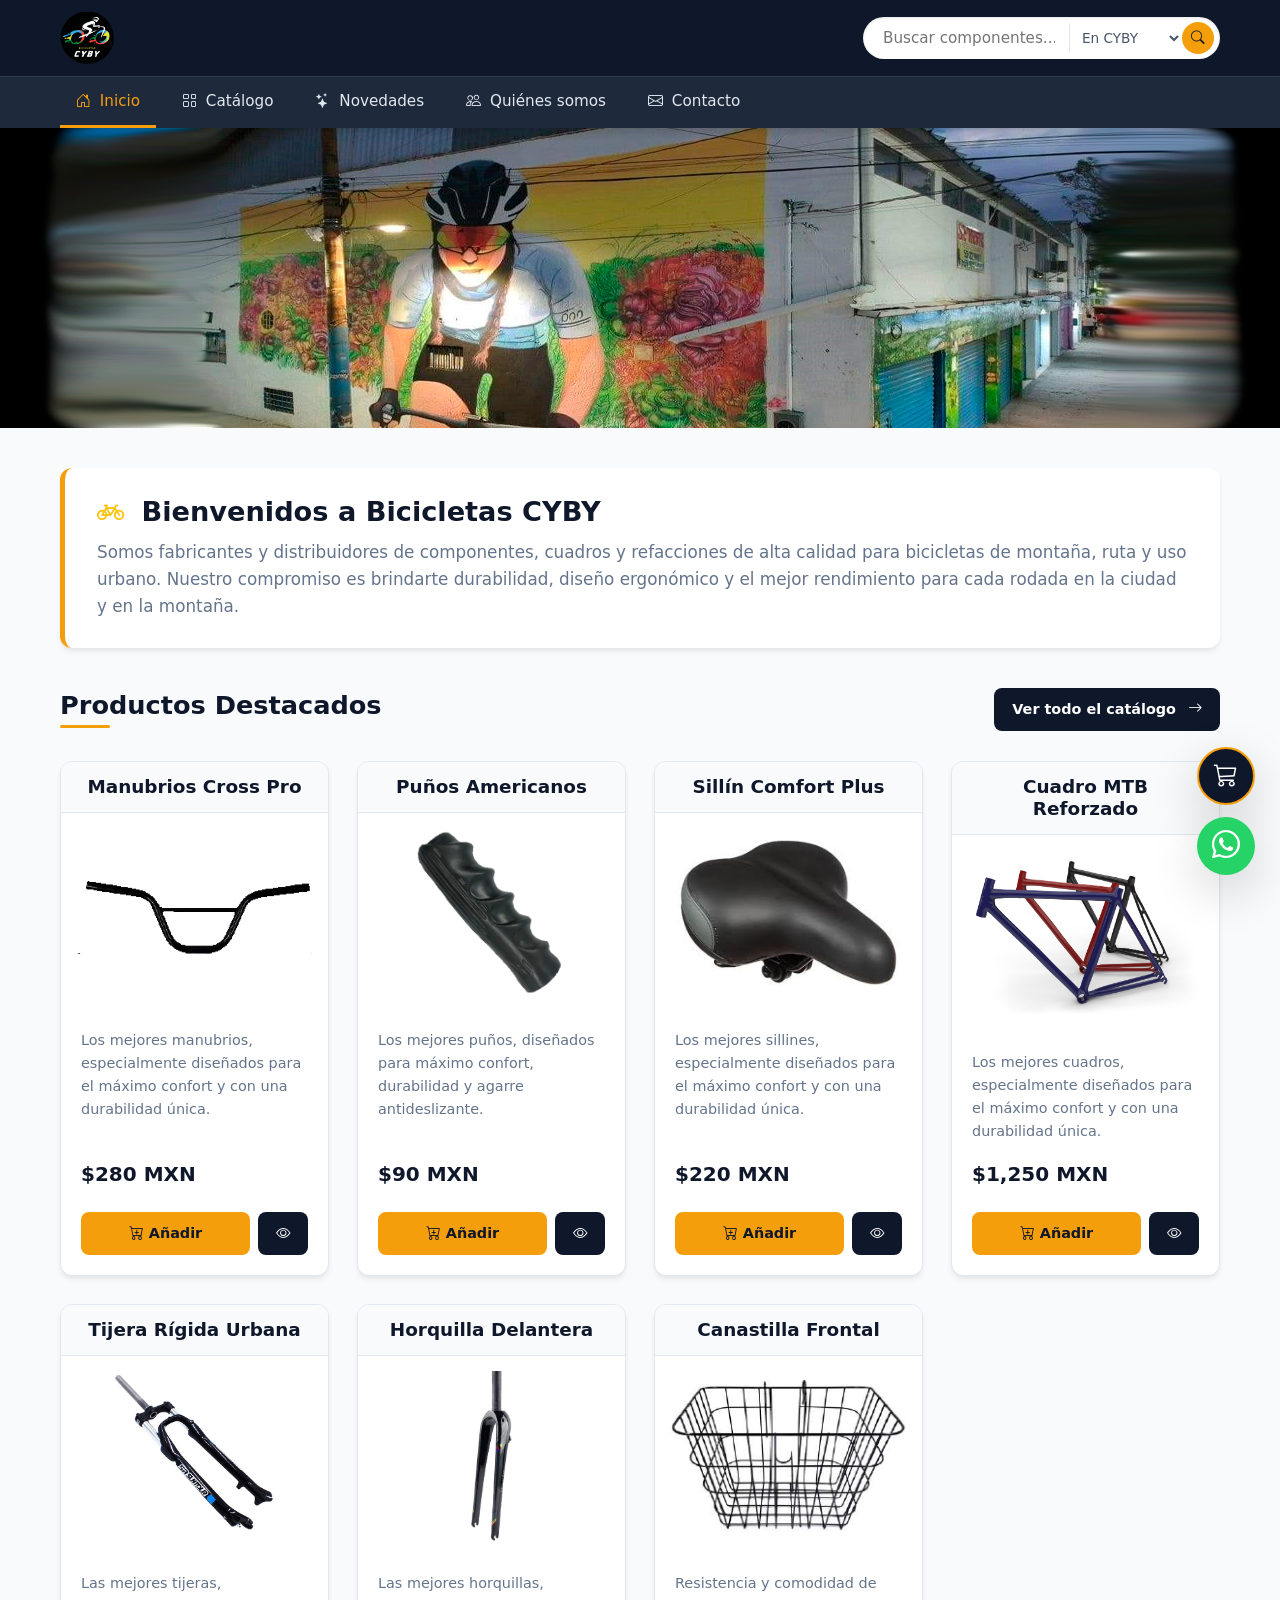
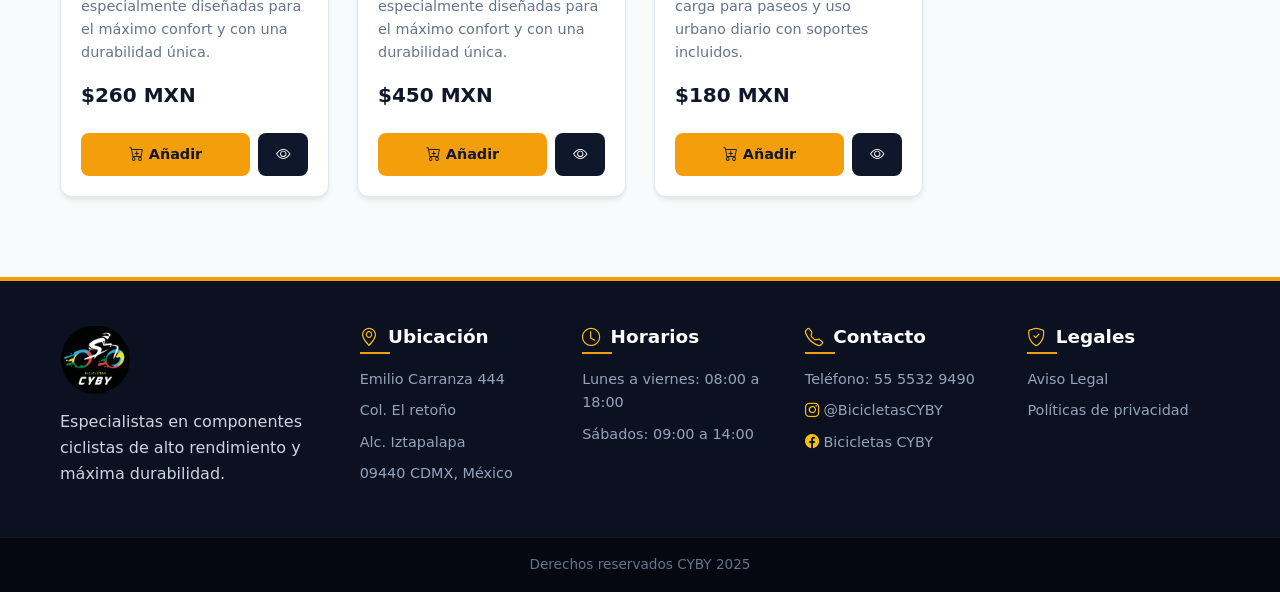
<file: index.html>
<!DOCTYPE html>
<html lang="es">

	<!-- ======================================= -->
	<!-- Sección head -->
	<!-- ======================================= -->
	<head>
		<meta charset="UTF-8">
		<meta name="viewport" content="width=device-width, initial-scale=1.0">
		<title>Bicicletas CYBY | Inicio</title>
		
		<!-- Bootstrap 5 & Icons -->
		<link href="https://cdn.jsdelivr.net/npm/bootstrap@5.3.3/dist/css/bootstrap.min.css" rel="stylesheet">
		<link rel="stylesheet" href="https://cdn.jsdelivr.net/npm/bootstrap-icons@1.11.3/font/bootstrap-icons.min.css">
		
		<!-- Estilos personalizados -->
		<link rel="stylesheet" href="css/styles.css" />
	</head>	
	<!-- ======================================= -->
	<!-- Fin Sección head -->
	<!-- ======================================= -->

	<!-- ======================================= -->
	<!-- Sección del body -->
	<!-- ======================================= -->
	<body>
	
		<!-- ======================================= -->
		<!-- Sección del header o encabezado -->
		<!-- ======================================= -->
		<header>
			<div class="superior">
				<div class="logo">
					<a href="index.html">
						<img src="imgs/logo_cyby01.png" alt="Logo CYBY">
					</a>
				</div>

				<div class="buscador">
					<form id="formBuscador">
						<input 
							type="text" 
							id="inputBuscador" 
							placeholder="Buscar componentes..."
							aria-label="Buscar"
						>

						<select id="tipoBusqueda">
							<option value="sitio">En CYBY</option>
							<option value="internet">En Internet</option>
						</select>

						<button type="submit" title="Buscar"><i class="bi bi-search"></i></button>
					</form>
				</div>
			</div>
			
			<div class="inferior">
				<nav class="navegacion">
					<ul class="menu">
						<li><a href="index.html" class="activo"><i class="bi bi-house-door me-1"></i> Inicio</a></li> 
						<li><a href="catalogo.html"><i class="bi bi-grid me-1"></i> Catálogo</a></li>
						<li><a href="novedades.html"><i class="bi bi-stars me-1"></i> Novedades</a></li>
						<li><a href="nosotros.html"><i class="bi bi-people me-1"></i> Quiénes somos</a></li>
						<li><a href="contacto.html"><i class="bi bi-envelope me-1"></i> Contacto</a></li>
					</ul>
				</nav>
			</div>
		</header>
		<!-- ======================================= -->
		<!-- Fin Sección del header o encabezado -->
		<!-- ======================================= -->
		
		<!-- ======================================= -->
		<!-- Sección hero -->
		<!-- ======================================= -->
		<section class="hero">
			<img src="imgs/portada01.png" alt="Portada Bicicletas CYBY">
		</section>
		<!-- ======================================= -->
		<!-- Fin Sección hero -->
		<!-- ======================================= -->		
		
		<!-- ======================================= -->
		<!--  Sección del main o principal -->
		<!-- ======================================= -->
		<main class="contenedor">
			<!-- ======================================= -->
			<!-- Intro -->
			<!-- ======================================= -->
			<section class="intro" id="quienes-somos">
				<h2><i class="bi bi-bicycle text-warning me-2"></i> Bienvenidos a Bicicletas CYBY</h2>
				<p>Somos fabricantes y distribuidores de componentes, cuadros y refacciones de alta calidad para bicicletas de montaña, ruta y uso urbano. Nuestro compromiso es brindarte durabilidad, diseño ergonómico y el mejor rendimiento para cada rodada en la ciudad y en la montaña.</p>
			</section>
			
			<div class="seccion-encabezado">
				<h2>Productos Destacados</h2>
				<a href="catalogo.html" class="btn-volver">Ver todo el catálogo <i class="bi bi-arrow-right ms-1"></i></a>
			</div>

			<!-- ======================================= -->
			<!-- Catálogo Destacados -->
			<!-- ======================================= -->
			<section class="catalogo">
				<!-- Tarjeta 1: Manubrios -->	
				<div class="t-01">
					<div class="titulo-tarjeta">
						<h2>Manubrios Cross Pro</h2>
					</div>
					<div class="img-t-01">
						<img src="imgs/manubrio_cross01.png" alt="Manubrio Cross Pro">
					</div>
					<div class="texto-t-01">
						<p>Los mejores manubrios, especialmente diseñados para el máximo confort y con una durabilidad única.</p>
						<span class="precio-tarjeta">$280 MXN</span>
						<div class="acciones-tarjeta">
							<button class="btn-agregar-carrito" onclick="carritoCYBY.agregarProducto(10)">
								<i class="bi bi-cart-plus"></i> Añadir
							</button>
							<a href="producto.html?id=10" class="btn-detalle" title="Ver Detalle"><i class="bi bi-eye"></i></a>
						</div>
					</div>
				</div> 
				
				<!-- Tarjeta 2: Puños -->
				<div class="t-01">
					<div class="titulo-tarjeta">
						<h2>Puños Americanos</h2>
					</div>
					<div class="img-t-01">
						<img src="imgs/punio_americano01.png" alt="Puño Americano">
					</div>
					<div class="texto-t-01">
						<p>Los mejores puños, diseñados para máximo confort, durabilidad y agarre antideslizante.</p>
						<span class="precio-tarjeta">$90 MXN</span>
						<div class="acciones-tarjeta">
							<button class="btn-agregar-carrito" onclick="carritoCYBY.agregarProducto(20)">
								<i class="bi bi-cart-plus"></i> Añadir
							</button>
							<a href="producto.html?id=20" class="btn-detalle" title="Ver Detalle"><i class="bi bi-eye"></i></a>
						</div>
					</div>
				</div>

				<!-- Tarjeta 3: Sillines -->
				<div class="t-01">
					<div class="titulo-tarjeta">
						<h2>Sillín Comfort Plus</h2>
					</div>
					<div class="img-t-01">
						<img src="imgs/sillin.png" alt="Sillín Comfort Plus">
					</div>
					<div class="texto-t-01">
						<p>Los mejores sillines, especialmente diseñados para el máximo confort y con una durabilidad única.</p>
						<span class="precio-tarjeta">$220 MXN</span>
						<div class="acciones-tarjeta">
							<button class="btn-agregar-carrito" onclick="carritoCYBY.agregarProducto(30)">
								<i class="bi bi-cart-plus"></i> Añadir
							</button>
							<a href="producto.html?id=30" class="btn-detalle" title="Ver Detalle"><i class="bi bi-eye"></i></a>
						</div>
					</div>
				</div> 
				
				<!-- Tarjeta 4: Cuadros -->
				<div class="t-01">
					<div class="titulo-tarjeta">
						<h2>Cuadro MTB Reforzado</h2>
					</div>
					<div class="img-t-01">
						<img src="imgs/cuadros.png" alt="Cuadro MTB">
					</div>
					<div class="texto-t-01">
						<p>Los mejores cuadros, especialmente diseñados para el máximo confort y con una durabilidad única.</p>
						<span class="precio-tarjeta">$1,250 MXN</span>
						<div class="acciones-tarjeta">
							<button class="btn-agregar-carrito" onclick="carritoCYBY.agregarProducto(40)">
								<i class="bi bi-cart-plus"></i> Añadir
							</button>
							<a href="producto.html?id=40" class="btn-detalle" title="Ver Detalle"><i class="bi bi-eye"></i></a>
						</div>
					</div>
				</div> 
				
				<!-- Tarjeta 5: Tijeras -->
				<div class="t-01">
					<div class="titulo-tarjeta">
						<h2>Tijera Rígida Urbana</h2>
					</div>
					<div class="img-t-01">
						<img src="imgs/tijera.png" alt="Tijera Rígida Urbana">
					</div>	
					<div class="texto-t-01">
						<p>Las mejores tijeras, especialmente diseñadas para el máximo confort y con una durabilidad única.</p>
						<span class="precio-tarjeta">$260 MXN</span>
						<div class="acciones-tarjeta">
							<button class="btn-agregar-carrito" onclick="carritoCYBY.agregarProducto(70)">
								<i class="bi bi-cart-plus"></i> Añadir
							</button>
							<a href="producto.html?id=70" class="btn-detalle" title="Ver Detalle"><i class="bi bi-eye"></i></a>
						</div>
					</div>
				</div> 
				
				<!-- Tarjeta 6: Horquillas -->
				<div class="t-01">
					<div class="titulo-tarjeta">
						<h2>Horquilla Delantera</h2>
					</div>
					<div class="img-t-01">
						<img src="imgs/horquilla.png" alt="Horquilla Delantera">
					</div>	
					<div class="texto-t-01">
						<p>Las mejores horquillas, especialmente diseñadas para el máximo confort y con una durabilidad única.</p>
						<span class="precio-tarjeta">$450 MXN</span>
						<div class="acciones-tarjeta">
							<button class="btn-agregar-carrito" onclick="carritoCYBY.agregarProducto(50)">
								<i class="bi bi-cart-plus"></i> Añadir
							</button>
							<a href="producto.html?id=50" class="btn-detalle" title="Ver Detalle"><i class="bi bi-eye"></i></a>
						</div>
					</div>
				</div> 

				<!-- Tarjeta 7: Canastillas -->
				<div class="t-01">
					<div class="titulo-tarjeta">
						<h2>Canastilla Frontal</h2>
					</div>
					<div class="img-t-01">
						<img src="imgs/canastilla.png" alt="Canastilla Frontal">
					</div>	
					<div class="texto-t-01">
						<p>Resistencia y comodidad de carga para paseos y uso urbano diario con soportes incluidos.</p>
						<span class="precio-tarjeta">$180 MXN</span>
						<div class="acciones-tarjeta">
							<button class="btn-agregar-carrito" onclick="carritoCYBY.agregarProducto(60)">
								<i class="bi bi-cart-plus"></i> Añadir
							</button>
							<a href="producto.html?id=60" class="btn-detalle" title="Ver Detalle"><i class="bi bi-eye"></i></a>
						</div>
					</div>
				</div>
			</section>
		</main>
		<!-- ======================================= -->
		<!-- Fin Sección del main o principal -->
		<!-- ======================================= -->		
		
		<!-- ======================================= -->
		<!-- Sección del footer o pie -->
		<!-- ======================================= -->
		<footer>
			<div class="superior-footer">
				<div class="primera-columna">
					<div class="logo">
						<img src="imgs/logo_cyby01.png" alt="Logo CYBY">
					</div>
					<p>Especialistas en componentes ciclistas de alto rendimiento y máxima durabilidad.</p>
				</div>
				<div class="columna">
					<h2><i class="bi bi-geo-alt text-warning me-1"></i> Ubicación</h2>
					<ul>
						<li>Emilio Carranza 444</li>
						<li>Col. El retoño</li>
						<li>Alc. Iztapalapa</li>
						<li>09440 CDMX, México</li>
					</ul>
				</div>
				<div class="columna">
					<h2><i class="bi bi-clock text-warning me-1"></i> Horarios</h2>
					<p>Lunes a viernes: 08:00 a 18:00</p>
					<p>Sábados: 09:00 a 14:00</p>
				</div>
				<div class="columna">
					<h2><i class="bi bi-telephone text-warning me-1"></i> Contacto</h2>
					<p>Teléfono: 55 5532 9490</p>
					<p><i class="bi bi-instagram text-warning"></i> @BicicletasCYBY</p>
					<p><i class="bi bi-facebook text-warning"></i> Bicicletas CYBY</p>
				</div>
				<div class="columna">
					<h2><i class="bi bi-shield-check text-warning me-1"></i> Legales</h2>
					<p>
						<a href="#" id="abrirAviso">Aviso Legal</a>
					</p>
					<p>
						<a href="#" id="abrirPrivacidad">Políticas de privacidad</a>
					</p>
				</div>
			</div>
			<div class="inferior-footer">
				Derechos reservados CYBY 2025
			</div>
		</footer>
		<!-- ======================================= -->
		<!-- Fin Sección del footer o pie -->
		<!-- ======================================= -->		
		
		<!-- ======================================= -->
		<!-- VENTANAS MODALES -->
		<!-- ======================================= -->
		
		<!-- Modal Aviso Legal -->
		<div id="modalAviso" class="modal">
			<div class="modal-contenido">
				<span class="cerrar-modal" id="cerrarAviso">&times;</span>
				<h2>Aviso Legal</h2>
				<p>
					Este sitio web es propiedad de <strong>Bicicletas CYBY</strong>.
					Toda la información, imágenes y contenidos mostrados son de uso
					exclusivo de la empresa.
				</p>
				<p>
					Queda prohibida la reproducción total o parcial del contenido
					sin autorización previa por escrito.
				</p>
				<p>
					El uso de este sitio implica la aceptación de nuestros términos
					y condiciones.
				</p>
			</div>
		</div>

		<!-- Modal Políticas de Privacidad -->
		<div id="modalPrivacidad" class="modal">
			<div class="modal-contenido">
				<span class="cerrar-modal" id="cerrarPrivacidad">&times;</span>
				<h2>Políticas de Privacidad</h2>
				<p>
					En <strong>Bicicletas CYBY</strong> respetamos y protegemos
					la privacidad de nuestros usuarios.
				</p>
				<p>
					Los datos personales recabados a través de este sitio web
					serán utilizados únicamente para fines de contacto,
					atención a clientes y cotizaciones.
				</p>
				<p>
					En ningún caso la información será compartida con terceros
					sin el consentimiento expreso del usuario.
				</p>
				<p>
					El usuario puede solicitar la modificación o eliminación
					de sus datos en cualquier momento.
				</p>
			</div>
		</div>

		<!-- ======================================= -->
		<!-- SCRIPTS -->
		<!-- ======================================= -->
		<script src="https://cdn.jsdelivr.net/npm/bootstrap@5.3.3/dist/js/bootstrap.bundle.min.js"></script>
		<script src="js/productos.js"></script>
		<script src="js/modales.js"></script>
		<script src="js/buscador.js"></script>
		<script src="js/carrito.js"></script>
	</body>
</html>
</file>
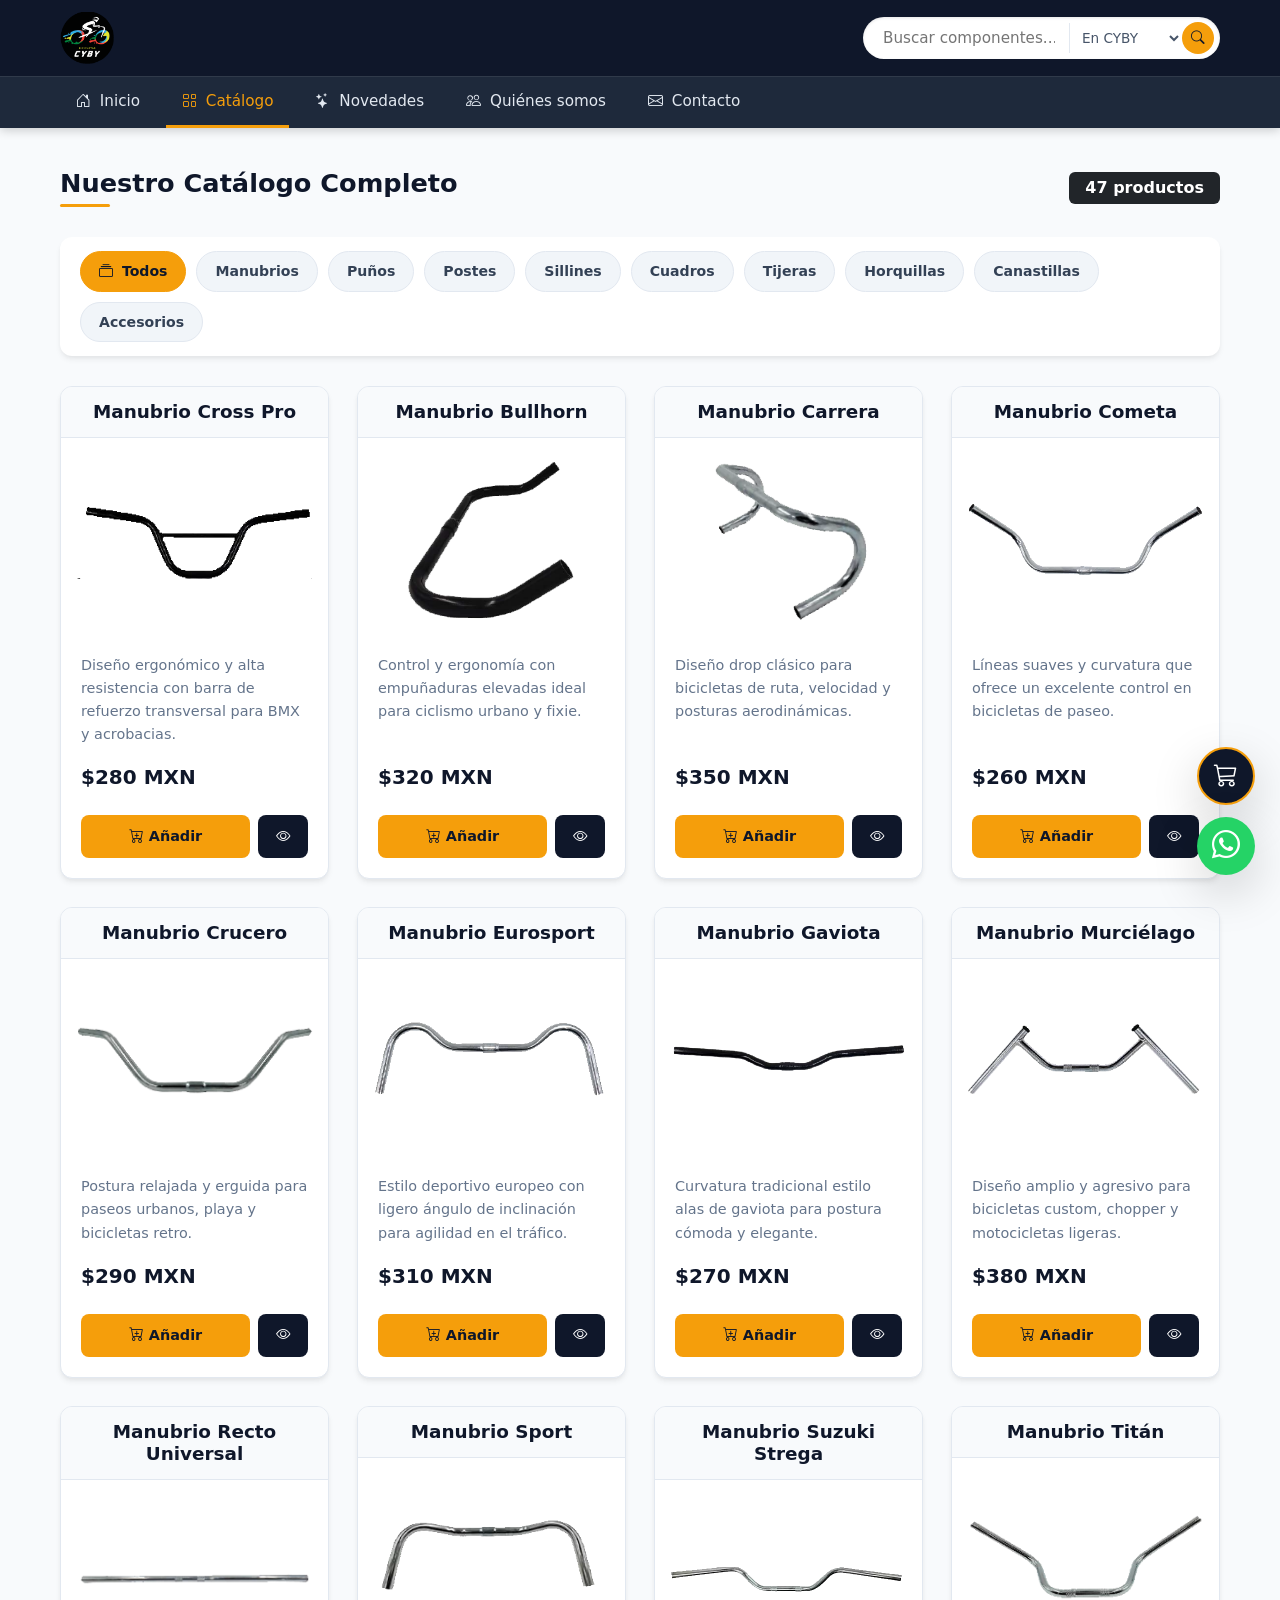
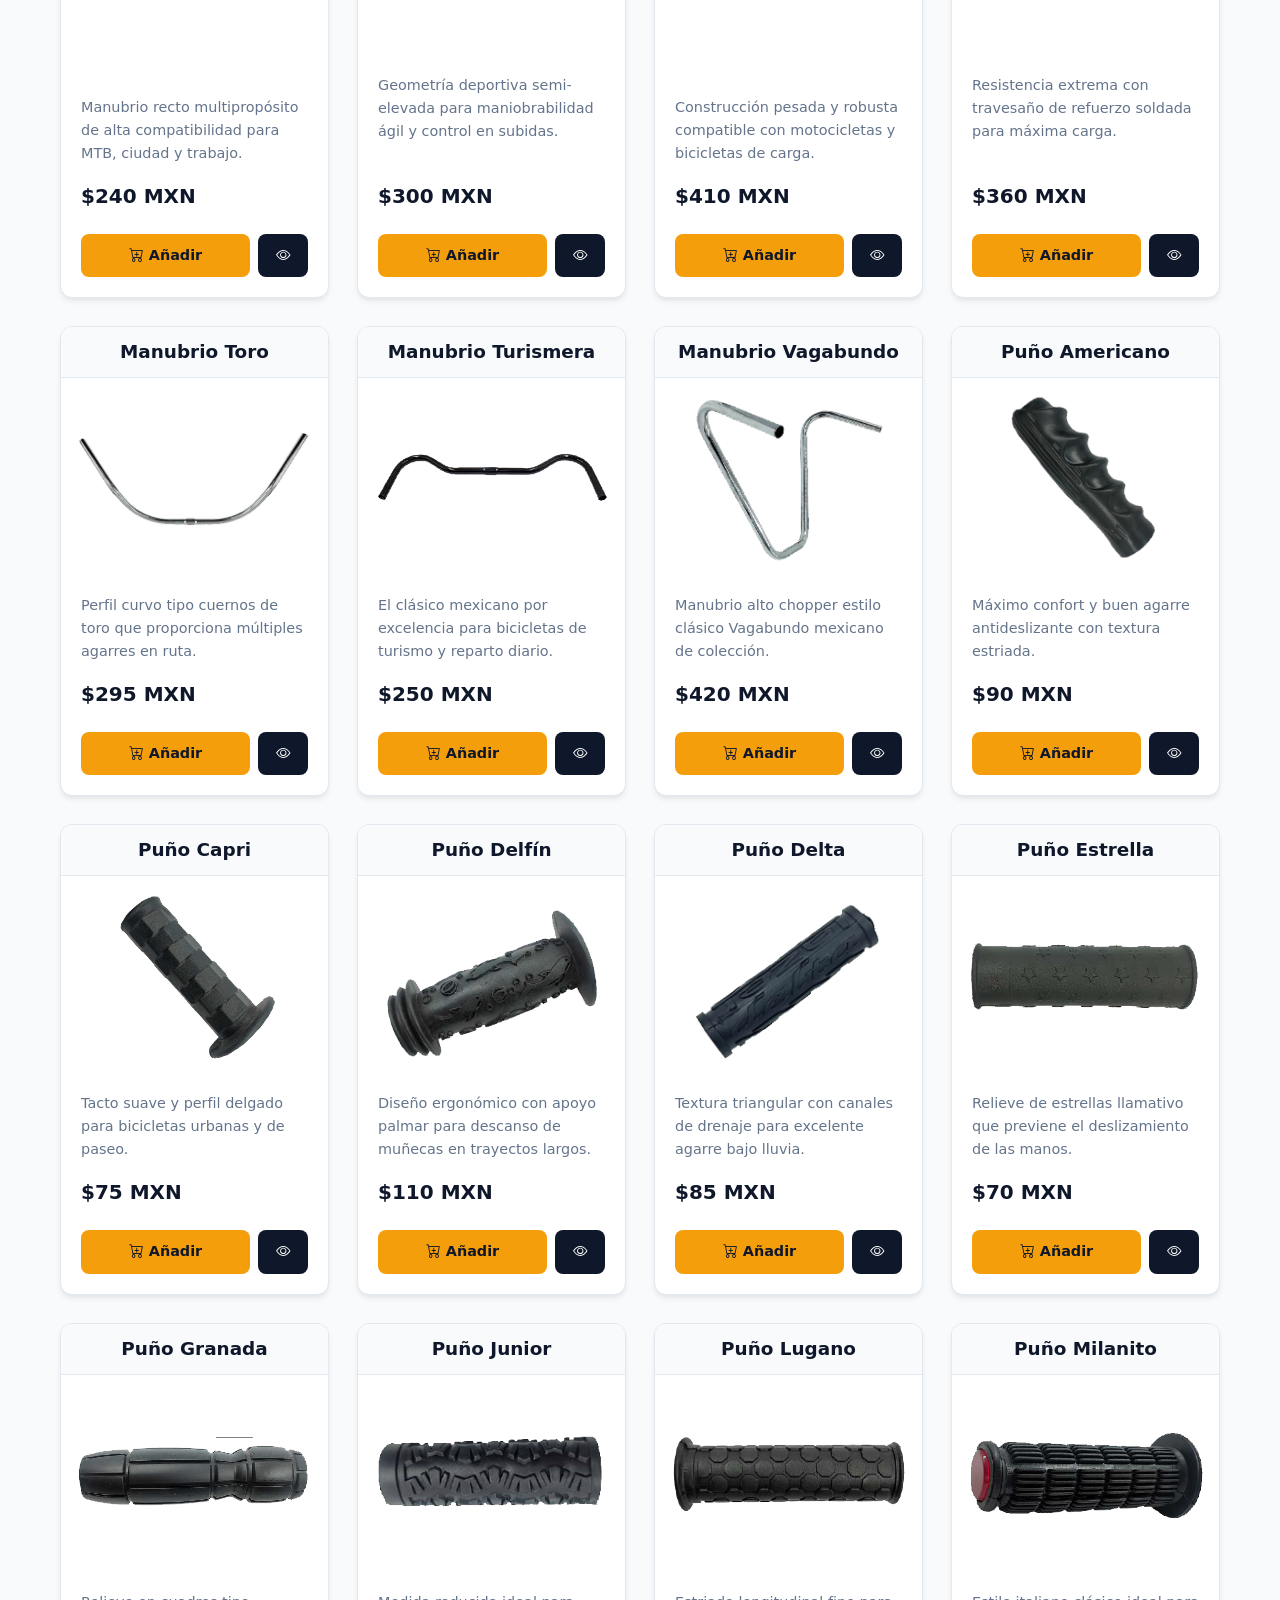
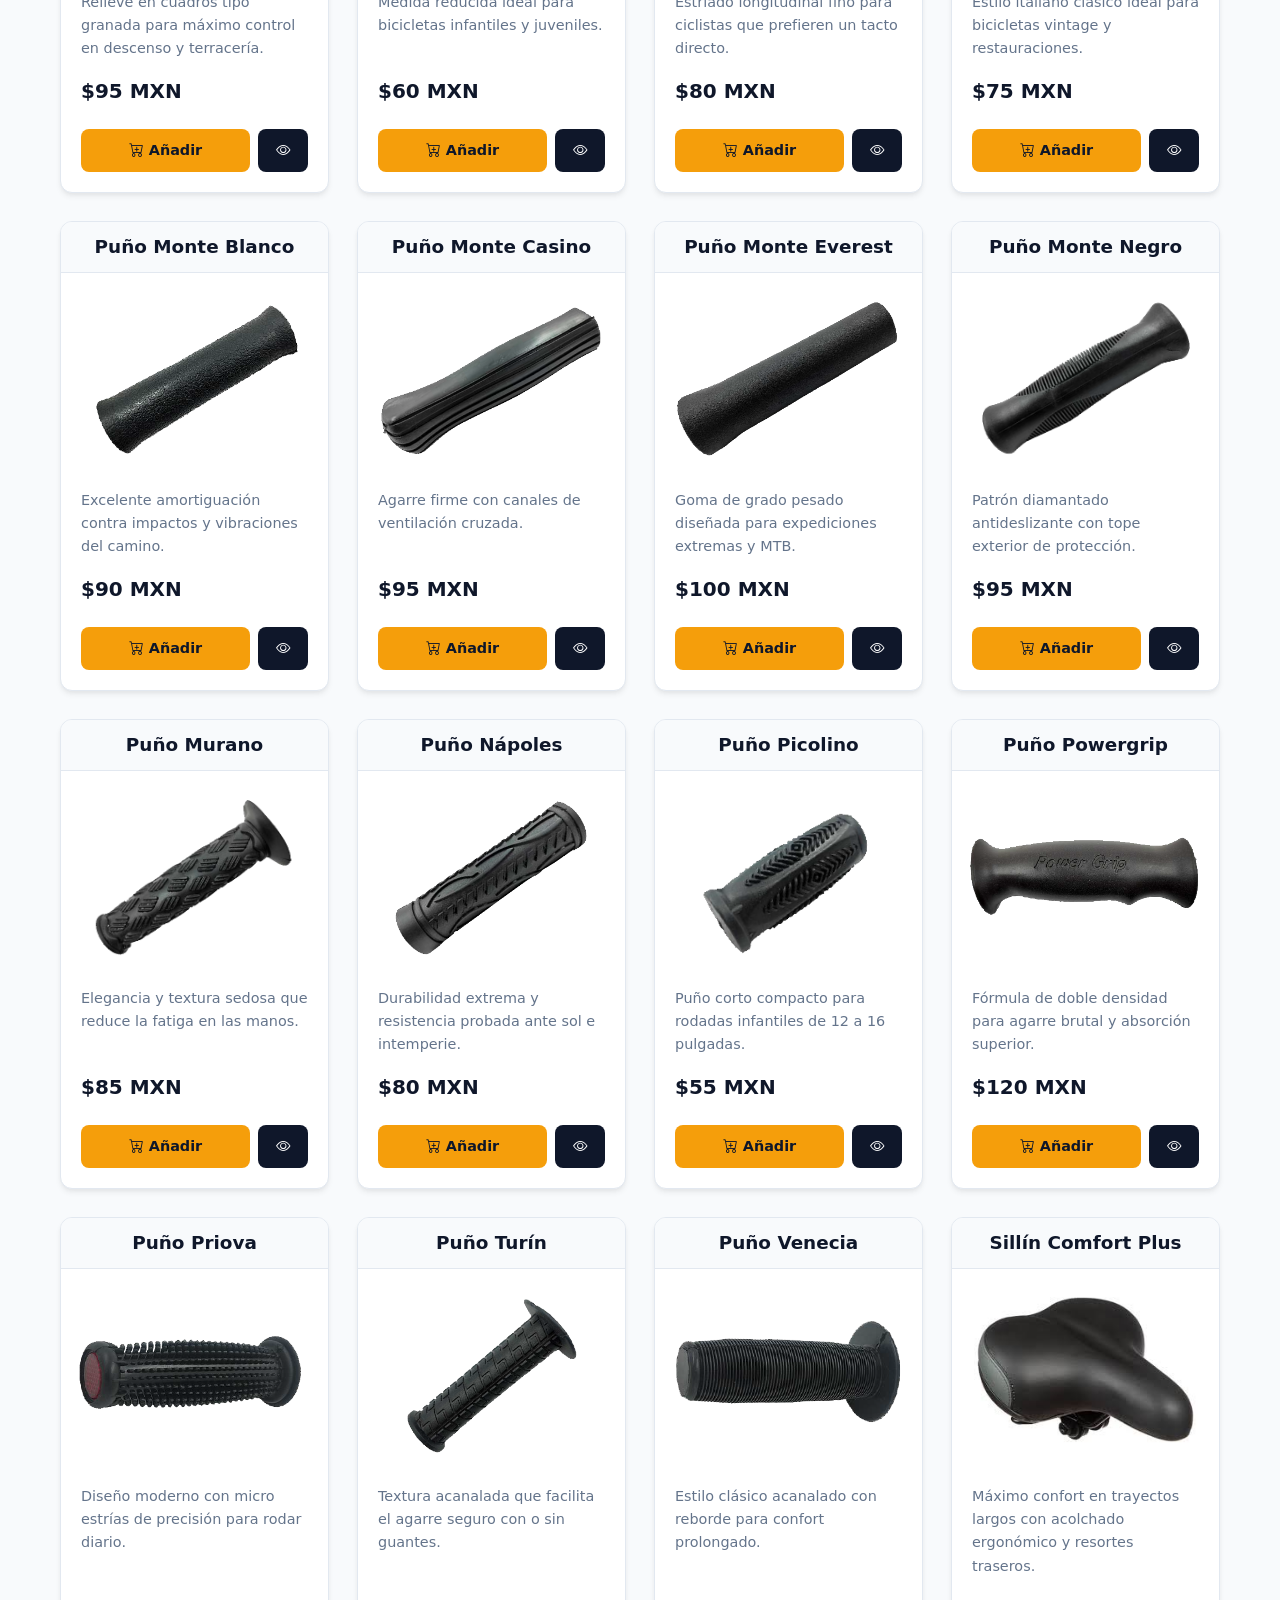
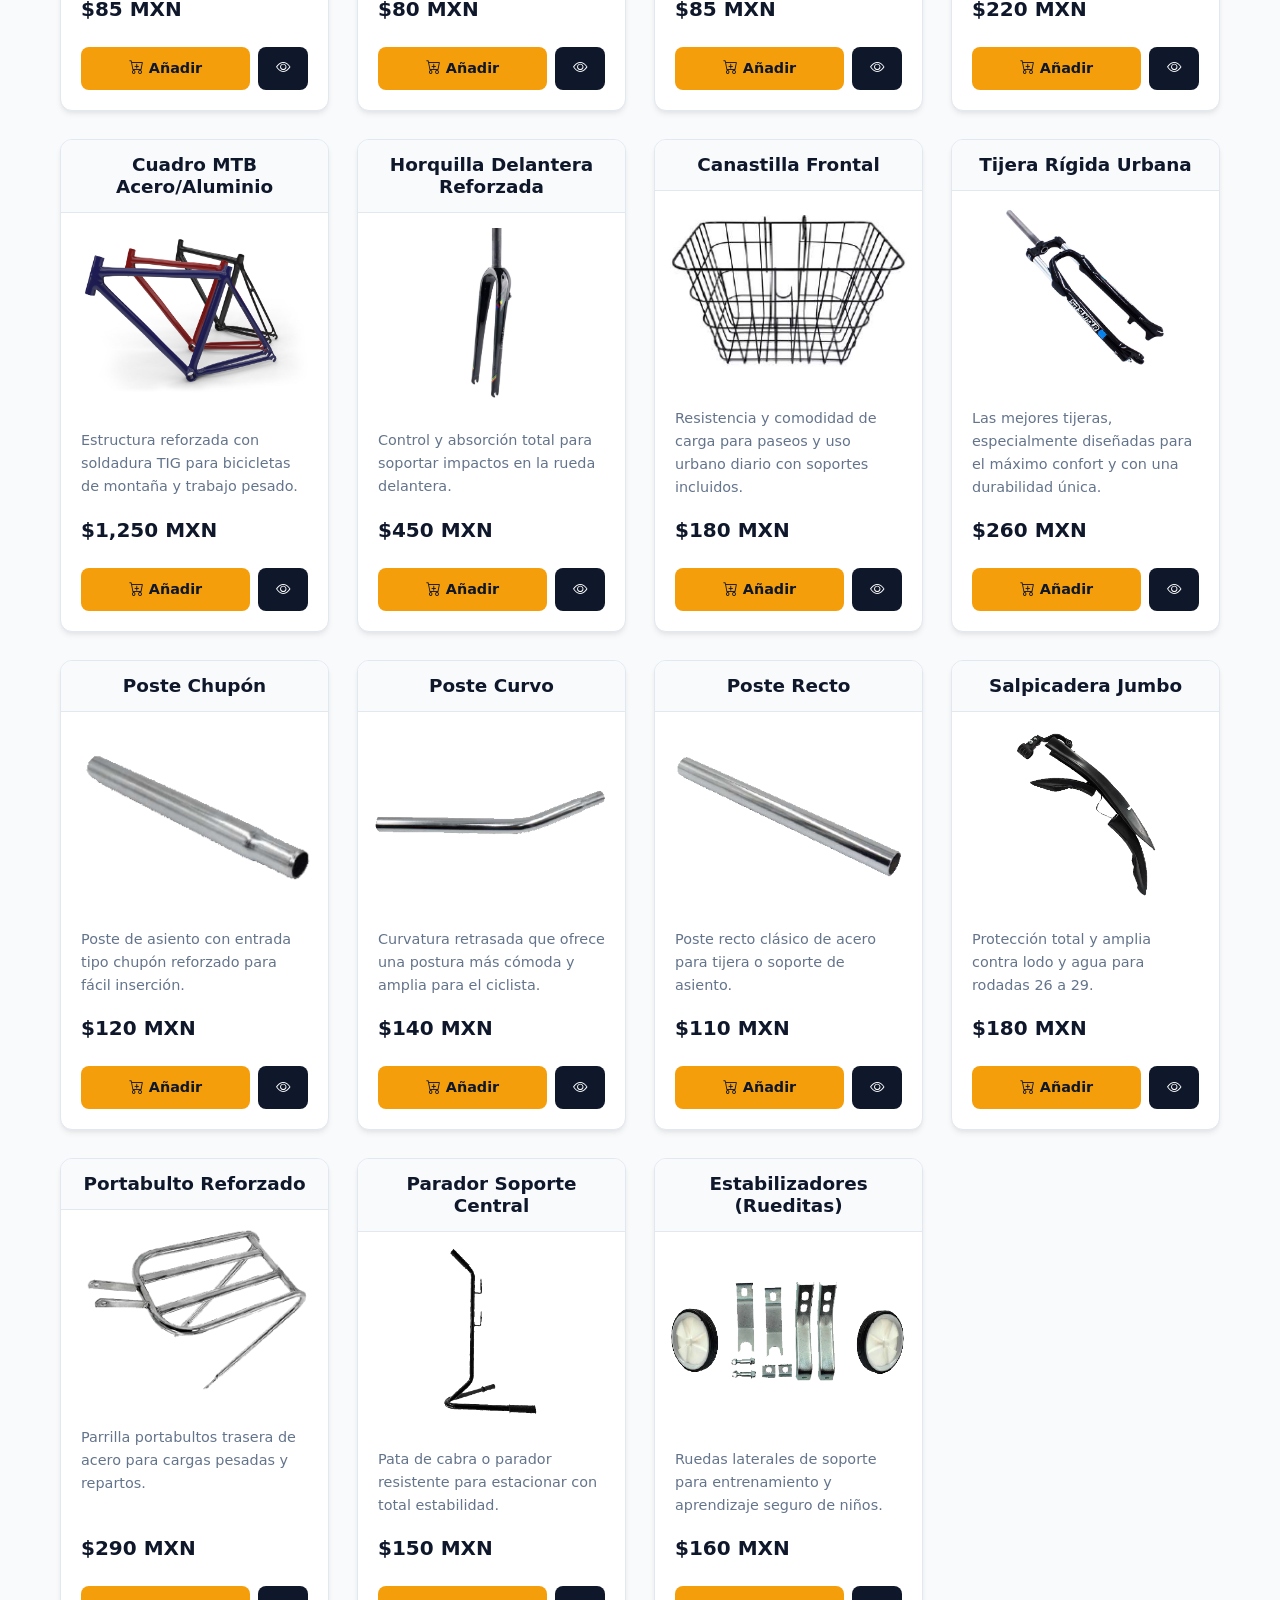
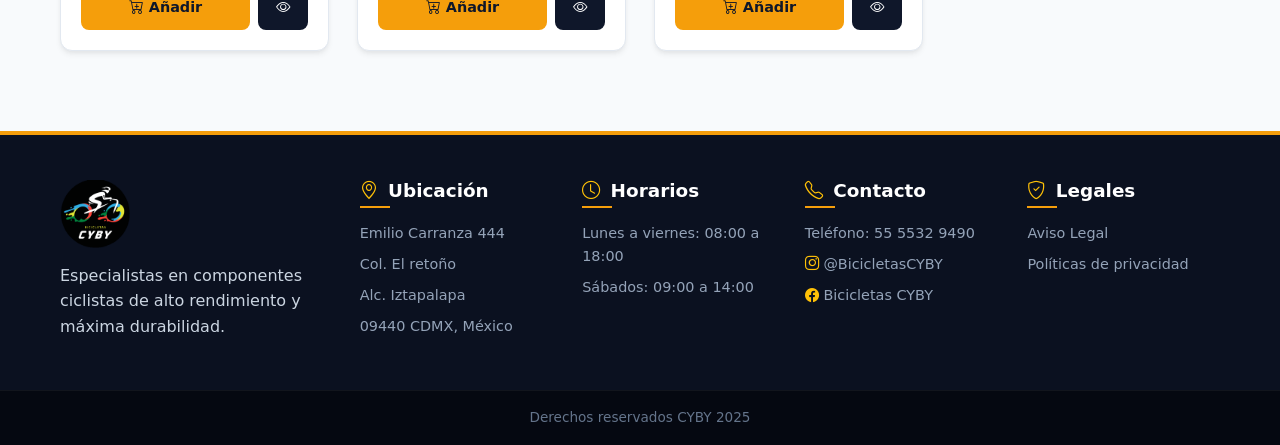
<file: catalogo.html>
<!DOCTYPE html>
<html lang="es">
	<head>
		<meta charset="UTF-8">
		<meta name="viewport" content="width=device-width, initial-scale=1.0">
		<title>Catálogo de Componentes | Bicicletas CYBY</title>
		
		<!-- Bootstrap 5 & Icons -->
		<link href="https://cdn.jsdelivr.net/npm/bootstrap@5.3.3/dist/css/bootstrap.min.css" rel="stylesheet">
		<link rel="stylesheet" href="https://cdn.jsdelivr.net/npm/bootstrap-icons@1.11.3/font/bootstrap-icons.min.css">
		
		<link rel="stylesheet" href="css/styles.css" />
	</head>	
	<body>
		<!-- Header -->
		<header>
			<div class="superior">
				<div class="logo">
					<a href="index.html">
						<img src="imgs/logo_cyby01.png" alt="Logo CYBY">
					</a>
				</div>

				<div class="buscador">
					<form id="formBuscador">
						<input 
							type="text" 
							id="inputBuscador" 
							placeholder="Buscar componentes..."
							aria-label="Buscar"
						>
						<select id="tipoBusqueda">
							<option value="sitio">En CYBY</option>
							<option value="internet">En Internet</option>
						</select>
						<button type="submit" title="Buscar"><i class="bi bi-search"></i></button>
					</form>
				</div>
			</div>
			
			<div class="inferior">
				<nav class="navegacion">
					<ul class="menu">
						<li><a href="index.html"><i class="bi bi-house-door me-1"></i> Inicio</a></li> 
						<li><a href="catalogo.html" class="activo"><i class="bi bi-grid me-1"></i> Catálogo</a></li>
						<li><a href="novedades.html"><i class="bi bi-stars me-1"></i> Novedades</a></li>
						<li><a href="nosotros.html"><i class="bi bi-people me-1"></i> Quiénes somos</a></li>
						<li><a href="contacto.html"><i class="bi bi-envelope me-1"></i> Contacto</a></li>
					</ul>
				</nav>
			</div>
		</header>

		<!-- Main -->
		<main class="contenedor">
			<div class="seccion-encabezado">
				<h2 id="tituloCatalogo">Catálogo Completo</h2>
				<span id="contadorProductos" class="badge bg-dark fs-6 py-2 px-3"></span>
			</div>

			<!-- Barra de Filtros por Categoría -->
			<div class="filtros-bar">
				<button class="filtro-btn activo" data-categoria="todos"><i class="bi bi-collection me-1"></i> Todos</button>
				<button class="filtro-btn" data-categoria="manubrios">Manubrios</button>
				<button class="filtro-btn" data-categoria="punios">Puños</button>
				<button class="filtro-btn" data-categoria="postes">Postes</button>
				<button class="filtro-btn" data-categoria="sillines">Sillines</button>
				<button class="filtro-btn" data-categoria="cuadros">Cuadros</button>
				<button class="filtro-btn" data-categoria="tijeras">Tijeras</button>
				<button class="filtro-btn" data-categoria="horquillas">Horquillas</button>
				<button class="filtro-btn" data-categoria="canastillas">Canastillas</button>
				<button class="filtro-btn" data-categoria="accesorios">Accesorios</button>
			</div>

			<!-- Grid dinámico de productos -->
			<section class="catalogo" id="gridCatalogo">
				<!-- Inyectado dinámicamente por catalogo.js -->
			</section>
		</main>

		<!-- Footer -->
		<footer>
			<div class="superior-footer">
				<div class="primera-columna">
					<div class="logo">
						<img src="imgs/logo_cyby01.png" alt="Logo CYBY">
					</div>
					<p>Especialistas en componentes ciclistas de alto rendimiento y máxima durabilidad.</p>
				</div>
				<div class="columna">
					<h2><i class="bi bi-geo-alt text-warning me-1"></i> Ubicación</h2>
					<ul>
						<li>Emilio Carranza 444</li>
						<li>Col. El retoño</li>
						<li>Alc. Iztapalapa</li>
						<li>09440 CDMX, México</li>
					</ul>
				</div>
				<div class="columna">
					<h2><i class="bi bi-clock text-warning me-1"></i> Horarios</h2>
					<p>Lunes a viernes: 08:00 a 18:00</p>
					<p>Sábados: 09:00 a 14:00</p>
				</div>
				<div class="columna">
					<h2><i class="bi bi-telephone text-warning me-1"></i> Contacto</h2>
					<p>Teléfono: 55 5532 9490</p>
					<p><i class="bi bi-instagram text-warning"></i> @BicicletasCYBY</p>
					<p><i class="bi bi-facebook text-warning"></i> Bicicletas CYBY</p>
				</div>
				<div class="columna">
					<h2><i class="bi bi-shield-check text-warning me-1"></i> Legales</h2>
					<p><a href="#" id="abrirAviso">Aviso Legal</a></p>
					<p><a href="#" id="abrirPrivacidad">Políticas de privacidad</a></p>
				</div>
			</div>
			<div class="inferior-footer">
				Derechos reservados CYBY 2025
			</div>
		</footer>

		<!-- Modales -->
		<div id="modalAviso" class="modal">
			<div class="modal-contenido">
				<span class="cerrar-modal" id="cerrarAviso">&times;</span>
				<h2>Aviso Legal</h2>
				<p>Este sitio web es propiedad de <strong>Bicicletas CYBY</strong>. Toda la información, imágenes y contenidos mostrados son de uso exclusivo de la empresa.</p>
				<p>Queda prohibida la reproducción total o parcial del contenido sin autorización previa por escrito.</p>
			</div>
		</div>

		<div id="modalPrivacidad" class="modal">
			<div class="modal-contenido">
				<span class="cerrar-modal" id="cerrarPrivacidad">&times;</span>
				<h2>Políticas de Privacidad</h2>
				<p>En <strong>Bicicletas CYBY</strong> respetamos y protegemos la privacidad de nuestros usuarios.</p>
				<p>Los datos personales recabados a través de este sitio web serán utilizados únicamente para fines de contacto, atención a clientes y cotizaciones.</p>
			</div>
		</div>

		<!-- Scripts -->
		<script src="https://cdn.jsdelivr.net/npm/bootstrap@5.3.3/dist/js/bootstrap.bundle.min.js"></script>
		<script src="js/productos.js"></script>
		<script src="js/modales.js"></script>
		<script src="js/buscador.js"></script>
		<script src="js/carrito.js"></script>
		<script src="js/catalogo.js"></script>
	</body>
</html>
</file>
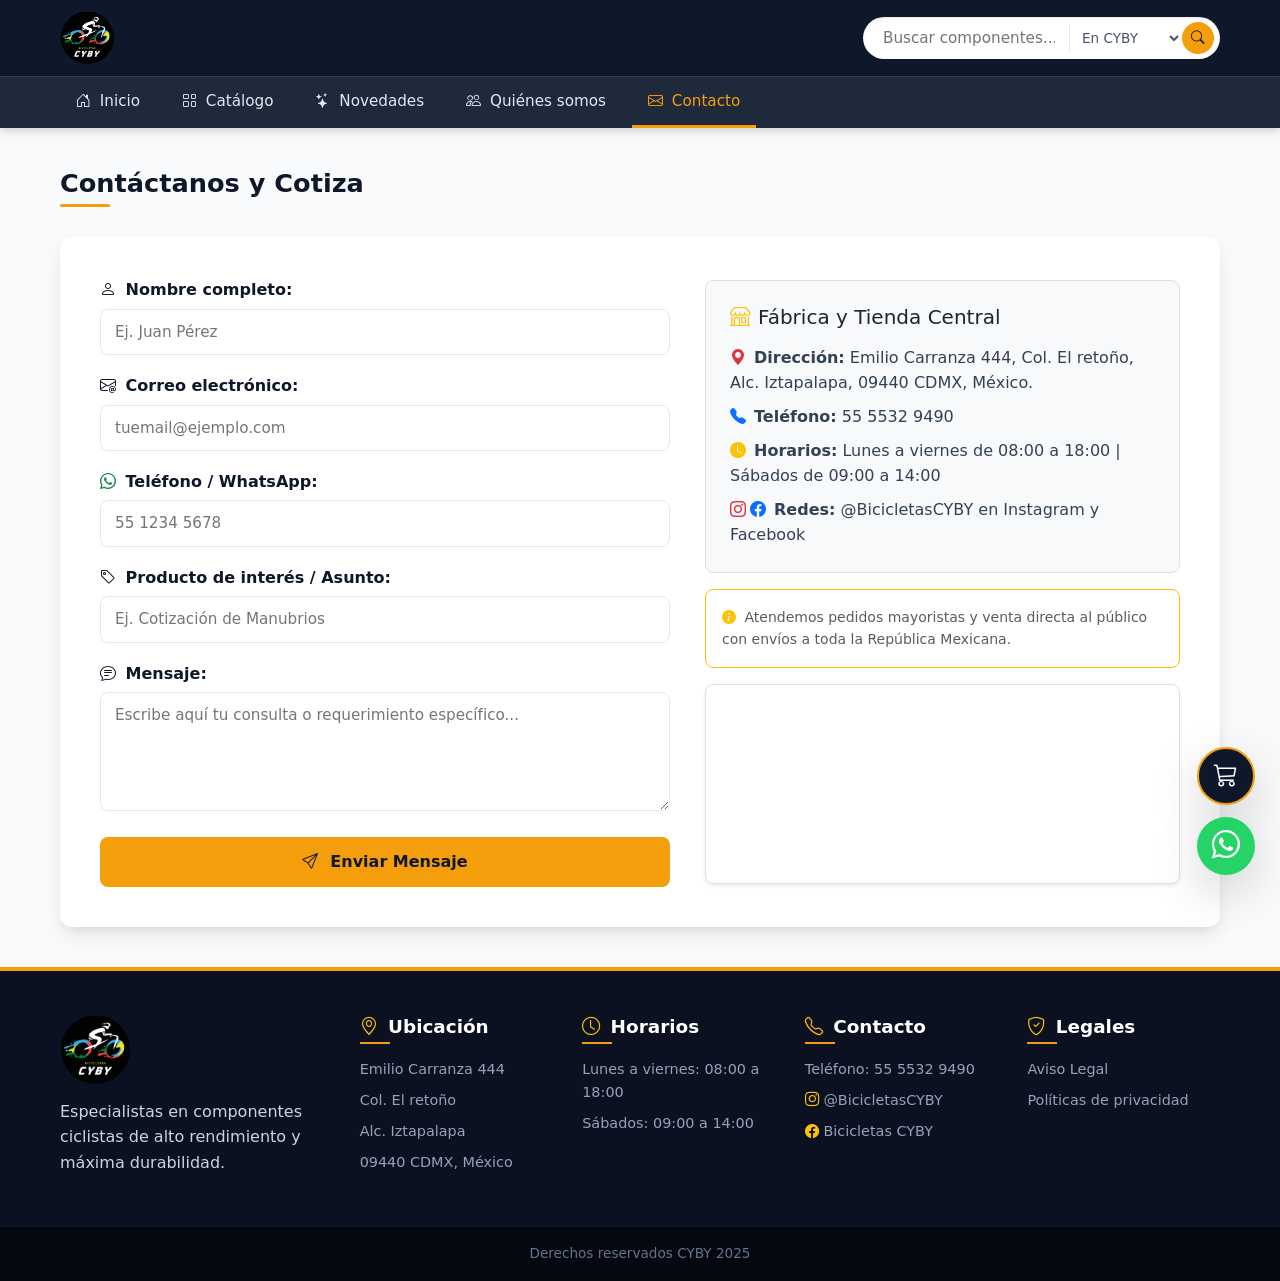
<file: contacto.html>
<!DOCTYPE html>
<html lang="es">
	<head>
		<meta charset="UTF-8">
		<meta name="viewport" content="width=device-width, initial-scale=1.0">
		<title>Contacto y Cotizaciones | Bicicletas CYBY</title>
		
		<!-- Bootstrap 5 & Icons -->
		<link href="https://cdn.jsdelivr.net/npm/bootstrap@5.3.3/dist/css/bootstrap.min.css" rel="stylesheet">
		<link rel="stylesheet" href="https://cdn.jsdelivr.net/npm/bootstrap-icons@1.11.3/font/bootstrap-icons.min.css">
		
		<link rel="stylesheet" href="css/styles.css" />
	</head>	
	<body>
		<!-- Header -->
		<header>
			<div class="superior">
				<div class="logo">
					<a href="index.html">
						<img src="imgs/logo_cyby01.png" alt="Logo CYBY">
					</a>
				</div>

				<div class="buscador">
					<form id="formBuscador">
						<input 
							type="text" 
							id="inputBuscador" 
							placeholder="Buscar componentes..."
							aria-label="Buscar"
						>
						<select id="tipoBusqueda">
							<option value="sitio">En CYBY</option>
							<option value="internet">En Internet</option>
						</select>
						<button type="submit" title="Buscar"><i class="bi bi-search"></i></button>
					</form>
				</div>
			</div>
			
			<div class="inferior">
				<nav class="navegacion">
					<ul class="menu">
						<li><a href="index.html"><i class="bi bi-house-door me-1"></i> Inicio</a></li> 
						<li><a href="catalogo.html"><i class="bi bi-grid me-1"></i> Catálogo</a></li>
						<li><a href="novedades.html"><i class="bi bi-stars me-1"></i> Novedades</a></li>
						<li><a href="nosotros.html"><i class="bi bi-people me-1"></i> Quiénes somos</a></li>
						<li><a href="contacto.html" class="activo"><i class="bi bi-envelope me-1"></i> Contacto</a></li>
					</ul>
				</nav>
			</div>
		</header>

		<!-- Main Contenedor Contacto -->
		<main class="contenedor">
			<div class="seccion-encabezado">
				<h2>Contáctanos y Cotiza</h2>
			</div>

			<div class="contacto-wrapper">
				<div class="form-contacto">
					<form id="formularioContacto" onsubmit="event.preventDefault(); alert('¡Gracias por comunicarte con Bicicletas CYBY! Nos pondremos en contacto contigo a la brevedad.');">
						<div class="campo">
							<label for="nombre"><i class="bi bi-person me-1"></i> Nombre completo:</label>
							<input type="text" id="nombre" name="nombre" required placeholder="Ej. Juan Pérez">
						</div>

						<div class="campo">
							<label for="correo"><i class="bi bi-envelope-at me-1"></i> Correo electrónico:</label>
							<input type="email" id="correo" name="correo" required placeholder="tuemail@ejemplo.com">
						</div>

						<div class="campo">
							<label for="telefono"><i class="bi bi-whatsapp me-1 text-success"></i> Teléfono / WhatsApp:</label>
							<input type="tel" id="telefono" name="telefono" placeholder="55 1234 5678">
						</div>

						<div class="campo">
							<label for="asunto"><i class="bi bi-tag me-1"></i> Producto de interés / Asunto:</label>
							<input type="text" id="asunto" name="asunto" placeholder="Ej. Cotización de Manubrios">
						</div>

						<div class="campo">
							<label for="mensaje"><i class="bi bi-chat-text me-1"></i> Mensaje:</label>
							<textarea id="mensaje" name="mensaje" rows="4" required placeholder="Escribe aquí tu consulta o requerimiento específico..."></textarea>
						</div>

						<button type="submit" class="btn-cotizar" style="width: 100%;"><i class="bi bi-send me-1"></i> Enviar Mensaje</button>
					</form>
				</div>

				<div class="info-contacto-lateral d-flex flex-column justify-content-center gap-3">
					<div class="p-4 rounded-3 bg-light border">
						<h3 class="h5 mb-3 text-dark font-weight-bold"><i class="bi bi-shop text-warning me-2"></i>Fábrica y Tienda Central</h3>
						<p class="mb-2"><i class="bi bi-geo-alt-fill text-danger me-2"></i><strong>Dirección:</strong> Emilio Carranza 444, Col. El retoño, Alc. Iztapalapa, 09440 CDMX, México.</p>
						<p class="mb-2"><i class="bi bi-telephone-fill text-primary me-2"></i><strong>Teléfono:</strong> 55 5532 9490</p>
						<p class="mb-2"><i class="bi bi-clock-fill text-warning me-2"></i><strong>Horarios:</strong> Lunes a viernes de 08:00 a 18:00 | Sábados de 09:00 a 14:00</p>
						<p class="mb-0"><i class="bi bi-instagram text-danger me-1"></i><i class="bi bi-facebook text-primary me-2"></i><strong>Redes:</strong> @BicicletasCYBY en Instagram y Facebook</p>
					</div>

					<div class="p-3 rounded-3 bg-white border border-warning">
						<p class="small text-muted mb-0"><i class="bi bi-info-circle-fill text-warning me-1"></i> Atendemos pedidos mayoristas y venta directa al público con envíos a toda la República Mexicana.</p>
					</div>

					<div class="rounded-3 overflow-hidden border shadow-sm" style="height: 200px;">
						<iframe 
							src="https://maps.google.com/maps?q=19.3726,-99.0721&hl=es&z=16&output=embed" 
							width="100%" 
							height="100%" 
							style="border:0;" 
							allowfullscreen="" 
							loading="lazy"
							referrerpolicy="no-referrer-when-downgrade"
							title="Ubicación Bicicletas CYBY">
						</iframe>
					</div>
				</div>
			</div>
		</main>

		<!-- Footer -->
		<footer>
			<div class="superior-footer">
				<div class="primera-columna">
					<div class="logo">
						<img src="imgs/logo_cyby01.png" alt="Logo CYBY">
					</div>
					<p>Especialistas en componentes ciclistas de alto rendimiento y máxima durabilidad.</p>
				</div>
				<div class="columna">
					<h2><i class="bi bi-geo-alt text-warning me-1"></i> Ubicación</h2>
					<ul>
						<li>Emilio Carranza 444</li>
						<li>Col. El retoño</li>
						<li>Alc. Iztapalapa</li>
						<li>09440 CDMX, México</li>
					</ul>
				</div>
				<div class="columna">
					<h2><i class="bi bi-clock text-warning me-1"></i> Horarios</h2>
					<p>Lunes a viernes: 08:00 a 18:00</p>
					<p>Sábados: 09:00 a 14:00</p>
				</div>
				<div class="columna">
					<h2><i class="bi bi-telephone text-warning me-1"></i> Contacto</h2>
					<p>Teléfono: 55 5532 9490</p>
					<p><i class="bi bi-instagram text-warning"></i> @BicicletasCYBY</p>
					<p><i class="bi bi-facebook text-warning"></i> Bicicletas CYBY</p>
				</div>
				<div class="columna">
					<h2><i class="bi bi-shield-check text-warning me-1"></i> Legales</h2>
					<p><a href="#" id="abrirAviso">Aviso Legal</a></p>
					<p><a href="#" id="abrirPrivacidad">Políticas de privacidad</a></p>
				</div>
			</div>
			<div class="inferior-footer">
				Derechos reservados CYBY 2025
			</div>
		</footer>

		<!-- Modales -->
		<div id="modalAviso" class="modal">
			<div class="modal-contenido">
				<span class="cerrar-modal" id="cerrarAviso">&times;</span>
				<h2>Aviso Legal</h2>
				<p>Este sitio web es propiedad de <strong>Bicicletas CYBY</strong>. Toda la información, imágenes y contenidos mostrados son de uso exclusivo de la empresa.</p>
				<p>Queda prohibida la reproducción total o parcial del contenido sin autorización previa por escrito.</p>
			</div>
		</div>

		<div id="modalPrivacidad" class="modal">
			<div class="modal-contenido">
				<span class="cerrar-modal" id="cerrarPrivacidad">&times;</span>
				<h2>Políticas de Privacidad</h2>
				<p>En <strong>Bicicletas CYBY</strong> respetamos y protegemos la privacidad de nuestros usuarios.</p>
				<p>Los datos personales recabados a través de este sitio web serán utilizados únicamente para fines de contacto, atención a clientes y cotizaciones.</p>
			</div>
		</div>

		<script>
			// Pre-llenar asunto si viene de producto.html?producto=...
			document.addEventListener("DOMContentLoaded", () => {
				const params = new URLSearchParams(window.location.search);
				const prod = params.get("producto");
				if (prod) {
					const inputAsunto = document.getElementById("asunto");
					if (inputAsunto) inputAsunto.value = `Cotización: ${decodeURIComponent(prod)}`;
				}
			});
		</script>
		<script src="https://cdn.jsdelivr.net/npm/bootstrap@5.3.3/dist/js/bootstrap.bundle.min.js"></script>
		<script src="js/productos.js"></script>
		<script src="js/modales.js"></script>
		<script src="js/buscador.js"></script>
		<script src="js/carrito.js"></script>
	</body>
</html>
</file>
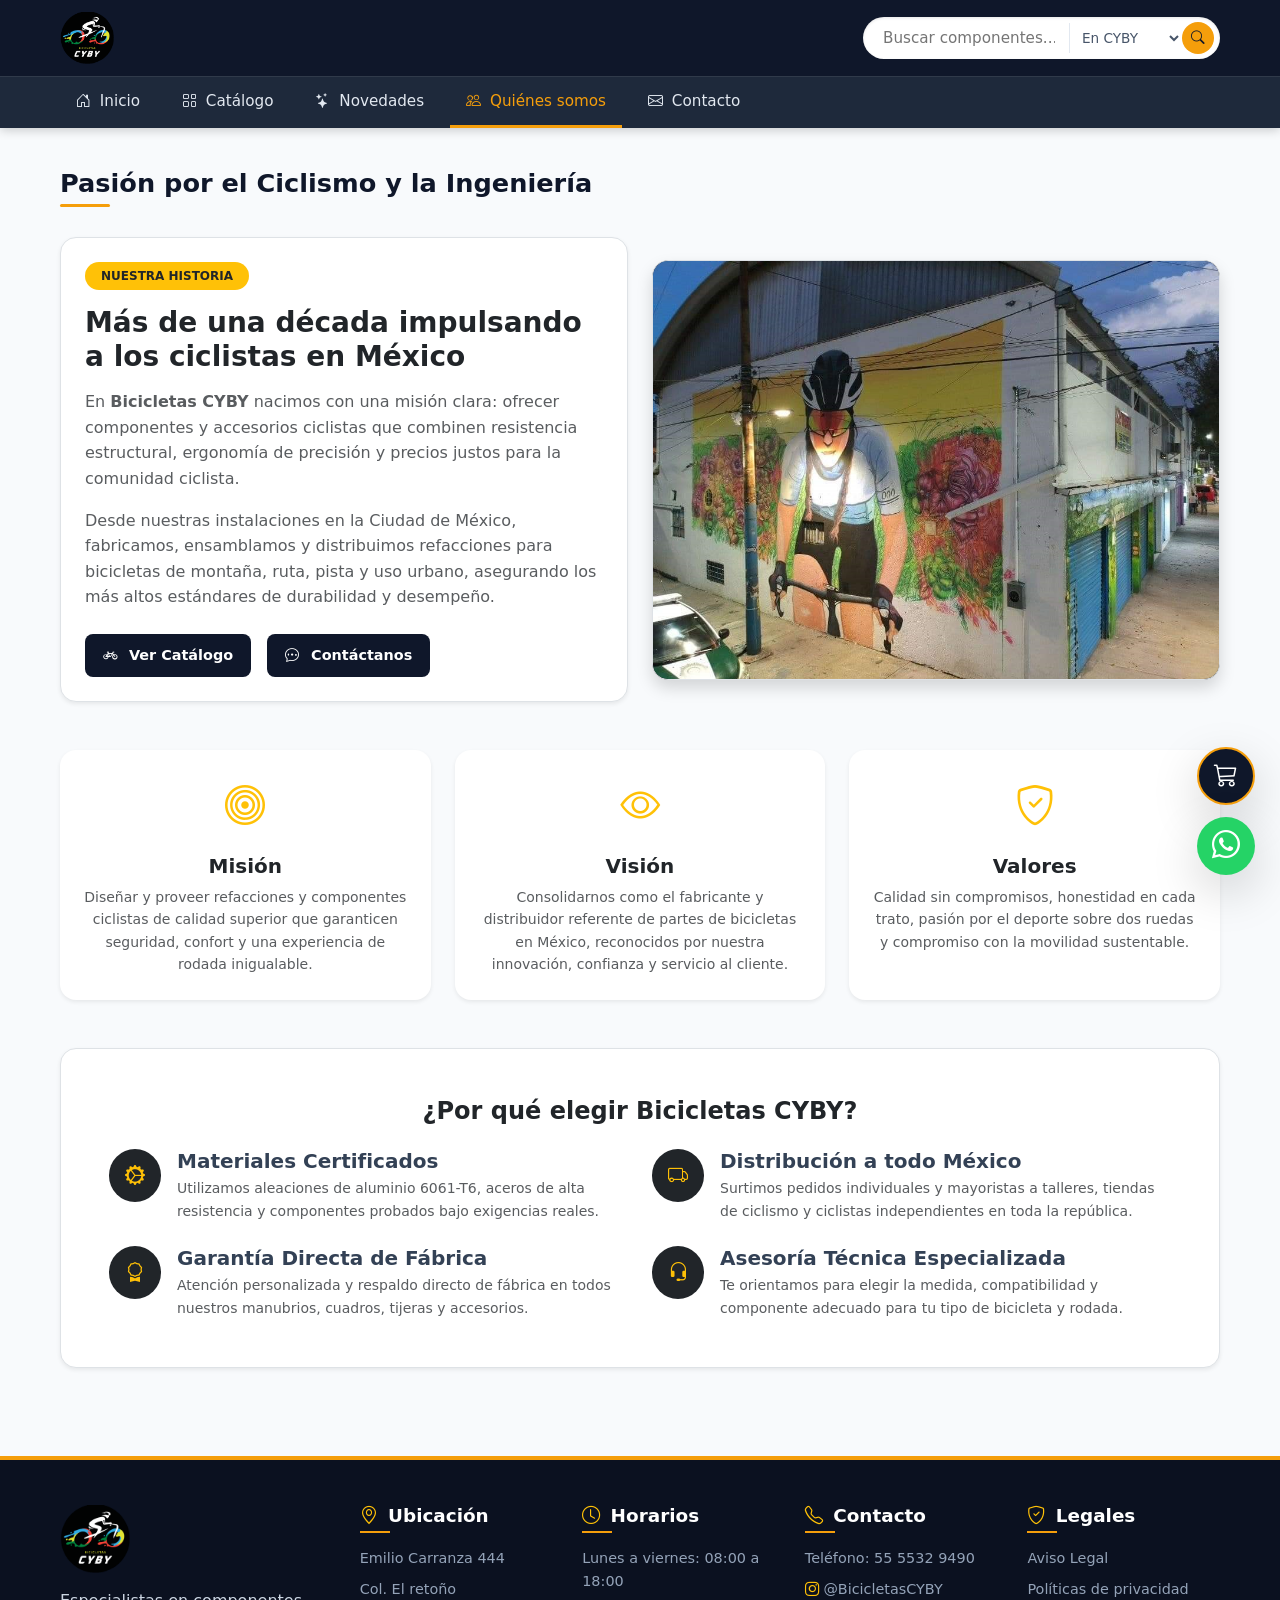
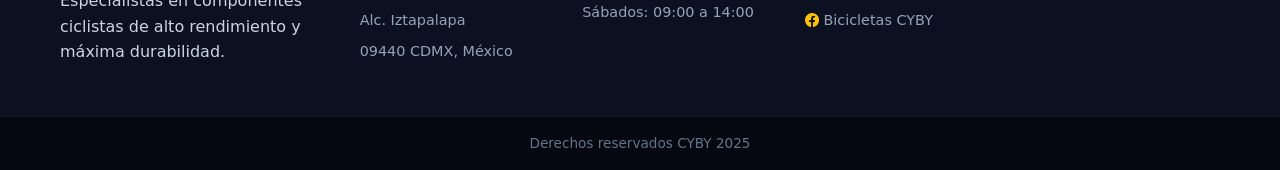
<file: nosotros.html>
<!DOCTYPE html>
<html lang="es">
	<head>
		<meta charset="UTF-8">
		<meta name="viewport" content="width=device-width, initial-scale=1.0">
		<title>Quiénes Somos | Bicicletas CYBY</title>
		
		<!-- Bootstrap 5 & Icons -->
		<link href="https://cdn.jsdelivr.net/npm/bootstrap@5.3.3/dist/css/bootstrap.min.css" rel="stylesheet">
		<link rel="stylesheet" href="https://cdn.jsdelivr.net/npm/bootstrap-icons@1.11.3/font/bootstrap-icons.min.css">
		
		<link rel="stylesheet" href="css/styles.css" />
	</head>	
	<body>
		<!-- Header -->
		<header>
			<div class="superior">
				<div class="logo">
					<a href="index.html">
						<img src="imgs/logo_cyby01.png" alt="Logo CYBY">
					</a>
				</div>

				<div class="buscador">
					<form id="formBuscador">
						<input 
							type="text" 
							id="inputBuscador" 
							placeholder="Buscar componentes..."
							aria-label="Buscar"
						>
						<select id="tipoBusqueda">
							<option value="sitio">En CYBY</option>
							<option value="internet">En Internet</option>
						</select>
						<button type="submit" title="Buscar"><i class="bi bi-search"></i></button>
					</form>
				</div>
			</div>
			
			<div class="inferior">
				<nav class="navegacion">
					<ul class="menu">
						<li><a href="index.html"><i class="bi bi-house-door me-1"></i> Inicio</a></li> 
						<li><a href="catalogo.html"><i class="bi bi-grid me-1"></i> Catálogo</a></li>
						<li><a href="novedades.html"><i class="bi bi-stars me-1"></i> Novedades</a></li>
						<li><a href="nosotros.html" class="activo"><i class="bi bi-people me-1"></i> Quiénes somos</a></li>
						<li><a href="contacto.html"><i class="bi bi-envelope me-1"></i> Contacto</a></li>
					</ul>
				</nav>
			</div>
		</header>

		<!-- Main Contenedor -->
		<main class="contenedor">
			<!-- Encabezado de Sección -->
			<div class="seccion-encabezado">
				<h2>Pasión por el Ciclismo y la Ingeniería</h2>
			</div>

			<!-- Sección Principal: Historia & Taller -->
			<div class="row g-4 align-items-center mb-5">
				<div class="col-lg-6">
					<div class="p-4 bg-white rounded-4 shadow-sm border">
						<span class="badge bg-warning text-dark px-3 py-2 mb-3 rounded-pill fw-bold">NUESTRA HISTORIA</span>
						<h3 class="h3 fw-bold text-dark mb-3">Más de una década impulsando a los ciclistas en México</h3>
						<p class="text-muted mb-3">
							En <strong>Bicicletas CYBY</strong> nacimos con una misión clara: ofrecer componentes y accesorios ciclistas que combinen resistencia estructural, ergonomía de precisión y precios justos para la comunidad ciclista.
						</p>
						<p class="text-muted mb-4">
							Desde nuestras instalaciones en la Ciudad de México, fabricamos, ensamblamos y distribuimos refacciones para bicicletas de montaña, ruta, pista y uso urbano, asegurando los más altos estándares de durabilidad y desempeño.
						</p>
						<div class="d-flex gap-3">
							<a href="catalogo.html" class="btn-detalle"><i class="bi bi-bicycle me-1"></i> Ver Catálogo</a>
							<a href="contacto.html" class="btn-volver"><i class="bi bi-chat-dots me-1"></i> Contáctanos</a>
						</div>
					</div>
				</div>
				<div class="col-lg-6">
					<div class="rounded-4 overflow-hidden shadow border bg-dark d-flex align-items-center justify-content-center" style="max-height: 420px;">
						<img src="imgs/portada.png" alt="Bicicletas CYBY - Fabricación y Calidad" class="w-100 h-100 object-fit-contain">
					</div>
				</div>
			</div>

			<!-- Tarjetas: Misión, Visión, Valores -->
			<div class="row g-4 mb-5">
				<div class="col-md-4">
					<div class="card h-100 p-4 border-0 shadow-sm rounded-4 text-center">
						<div class="mb-3">
							<i class="bi bi-bullseye text-warning fs-1"></i>
						</div>
						<h4 class="h5 fw-bold text-dark mb-2">Misión</h4>
						<p class="text-muted small mb-0">
							Diseñar y proveer refacciones y componentes ciclistas de calidad superior que garanticen seguridad, confort y una experiencia de rodada inigualable.
						</p>
					</div>
				</div>

				<div class="col-md-4">
					<div class="card h-100 p-4 border-0 shadow-sm rounded-4 text-center">
						<div class="mb-3">
							<i class="bi bi-eye text-warning fs-1"></i>
						</div>
						<h4 class="h5 fw-bold text-dark mb-2">Visión</h4>
						<p class="text-muted small mb-0">
							Consolidarnos como el fabricante y distribuidor referente de partes de bicicletas en México, reconocidos por nuestra innovación, confianza y servicio al cliente.
						</p>
					</div>
				</div>

				<div class="col-md-4">
					<div class="card h-100 p-4 border-0 shadow-sm rounded-4 text-center">
						<div class="mb-3">
							<i class="bi bi-shield-check text-warning fs-1"></i>
						</div>
						<h4 class="h5 fw-bold text-dark mb-2">Valores</h4>
						<p class="text-muted small mb-0">
							Calidad sin compromisos, honestidad en cada trato, pasión por el deporte sobre dos ruedas y compromiso con la movilidad sustentable.
						</p>
					</div>
				</div>
			</div>

			<!-- Por qué elegirnos -->
			<div class="bg-white p-4 p-md-5 rounded-4 shadow-sm border mb-5">
				<h3 class="h4 fw-bold text-dark text-center mb-4">¿Por qué elegir Bicicletas CYBY?</h3>
				<div class="row g-4">
					<div class="col-md-6 d-flex gap-3">
						<div class="flex-shrink-0">
							<span class="badge bg-dark p-3 rounded-circle fs-5"><i class="bi bi-gear-wide-connected text-warning"></i></span>
						</div>
						<div>
							<h5 class="fw-bold mb-1">Materiales Certificados</h5>
							<p class="text-muted small mb-0">Utilizamos aleaciones de aluminio 6061-T6, aceros de alta resistencia y componentes probados bajo exigencias reales.</p>
						</div>
					</div>

					<div class="col-md-6 d-flex gap-3">
						<div class="flex-shrink-0">
							<span class="badge bg-dark p-3 rounded-circle fs-5"><i class="bi bi-truck text-warning"></i></span>
						</div>
						<div>
							<h5 class="fw-bold mb-1">Distribución a todo México</h5>
							<p class="text-muted small mb-0">Surtimos pedidos individuales y mayoristas a talleres, tiendas de ciclismo y ciclistas independientes en toda la república.</p>
						</div>
					</div>

					<div class="col-md-6 d-flex gap-3">
						<div class="flex-shrink-0">
							<span class="badge bg-dark p-3 rounded-circle fs-5"><i class="bi bi-award text-warning"></i></span>
						</div>
						<div>
							<h5 class="fw-bold mb-1">Garantía Directa de Fábrica</h5>
							<p class="text-muted small mb-0">Atención personalizada y respaldo directo de fábrica en todos nuestros manubrios, cuadros, tijeras y accesorios.</p>
						</div>
					</div>

					<div class="col-md-6 d-flex gap-3">
						<div class="flex-shrink-0">
							<span class="badge bg-dark p-3 rounded-circle fs-5"><i class="bi bi-headset text-warning"></i></span>
						</div>
						<div>
							<h5 class="fw-bold mb-1">Asesoría Técnica Especializada</h5>
							<p class="text-muted small mb-0">Te orientamos para elegir la medida, compatibilidad y componente adecuado para tu tipo de bicicleta y rodada.</p>
						</div>
					</div>
				</div>
			</div>
		</main>

		<!-- Footer -->
		<footer>
			<div class="superior-footer">
				<div class="primera-columna">
					<div class="logo">
						<img src="imgs/logo_cyby01.png" alt="Logo CYBY">
					</div>
					<p>Especialistas en componentes ciclistas de alto rendimiento y máxima durabilidad.</p>
				</div>
				<div class="columna">
					<h2><i class="bi bi-geo-alt text-warning me-1"></i> Ubicación</h2>
					<ul>
						<li>Emilio Carranza 444</li>
						<li>Col. El retoño</li>
						<li>Alc. Iztapalapa</li>
						<li>09440 CDMX, México</li>
					</ul>
				</div>
				<div class="columna">
					<h2><i class="bi bi-clock text-warning me-1"></i> Horarios</h2>
					<p>Lunes a viernes: 08:00 a 18:00</p>
					<p>Sábados: 09:00 a 14:00</p>
				</div>
				<div class="columna">
					<h2><i class="bi bi-telephone text-warning me-1"></i> Contacto</h2>
					<p>Teléfono: 55 5532 9490</p>
					<p><i class="bi bi-instagram text-warning"></i> @BicicletasCYBY</p>
					<p><i class="bi bi-facebook text-warning"></i> Bicicletas CYBY</p>
				</div>
				<div class="columna">
					<h2><i class="bi bi-shield-check text-warning me-1"></i> Legales</h2>
					<p><a href="#" id="abrirAviso">Aviso Legal</a></p>
					<p><a href="#" id="abrirPrivacidad">Políticas de privacidad</a></p>
				</div>
			</div>
			<div class="inferior-footer">
				Derechos reservados CYBY 2025
			</div>
		</footer>

		<!-- Modales -->
		<div id="modalAviso" class="modal">
			<div class="modal-contenido">
				<span class="cerrar-modal" id="cerrarAviso">&times;</span>
				<h2>Aviso Legal</h2>
				<p>Este sitio web es propiedad de <strong>Bicicletas CYBY</strong>. Toda la información, imágenes y contenidos mostrados son de uso exclusivo de la empresa.</p>
				<p>Queda prohibida la reproducción total o parcial del contenido sin autorización previa por escrito.</p>
			</div>
		</div>

		<div id="modalPrivacidad" class="modal">
			<div class="modal-contenido">
				<span class="cerrar-modal" id="cerrarPrivacidad">&times;</span>
				<h2>Políticas de Privacidad</h2>
				<p>En <strong>Bicicletas CYBY</strong> respetamos y protegemos la privacidad de nuestros usuarios.</p>
				<p>Los datos personales recabados a través de este sitio web serán utilizados únicamente para fines de contacto, atención a clientes y cotizaciones.</p>
			</div>
		</div>

		<!-- Scripts -->
		<script src="https://cdn.jsdelivr.net/npm/bootstrap@5.3.3/dist/js/bootstrap.bundle.min.js"></script>
		<script src="js/productos.js"></script>
		<script src="js/modales.js"></script>
		<script src="js/buscador.js"></script>
		<script src="js/carrito.js"></script>
	</body>
</html>
</file>
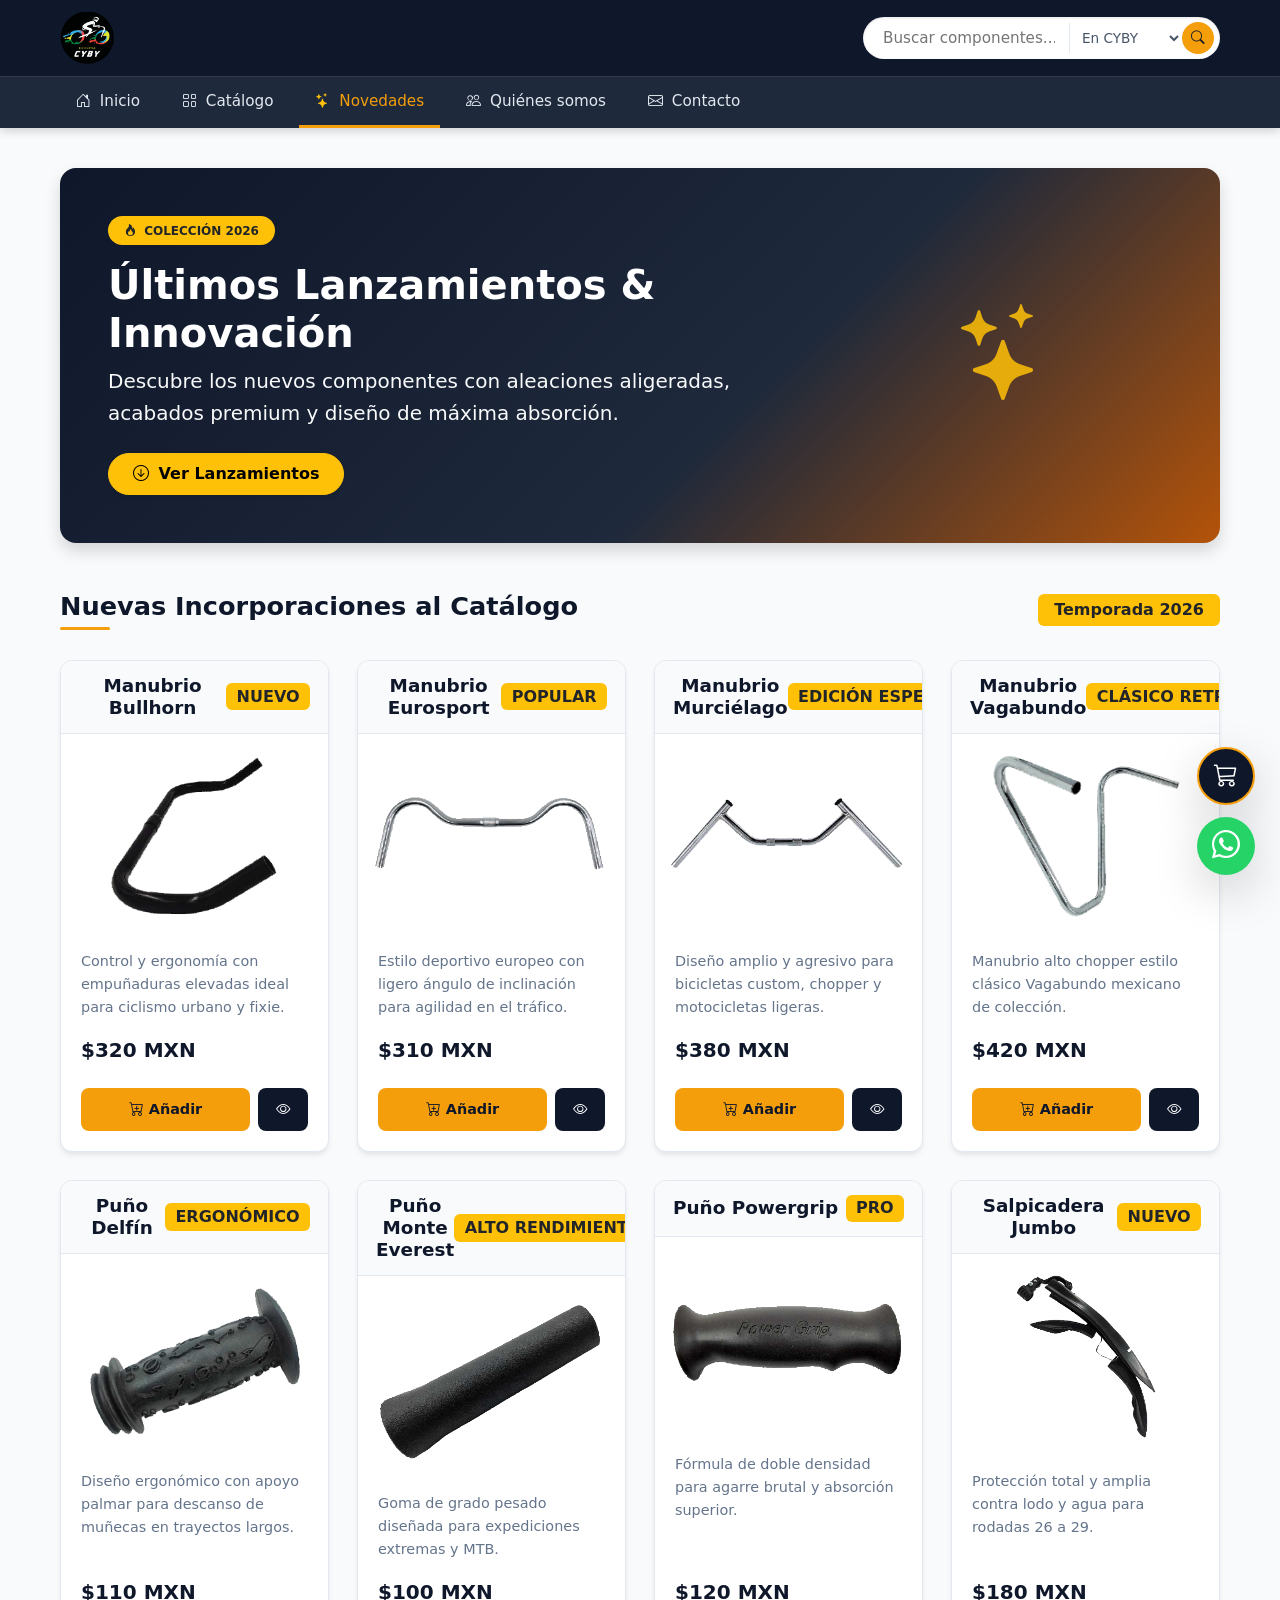
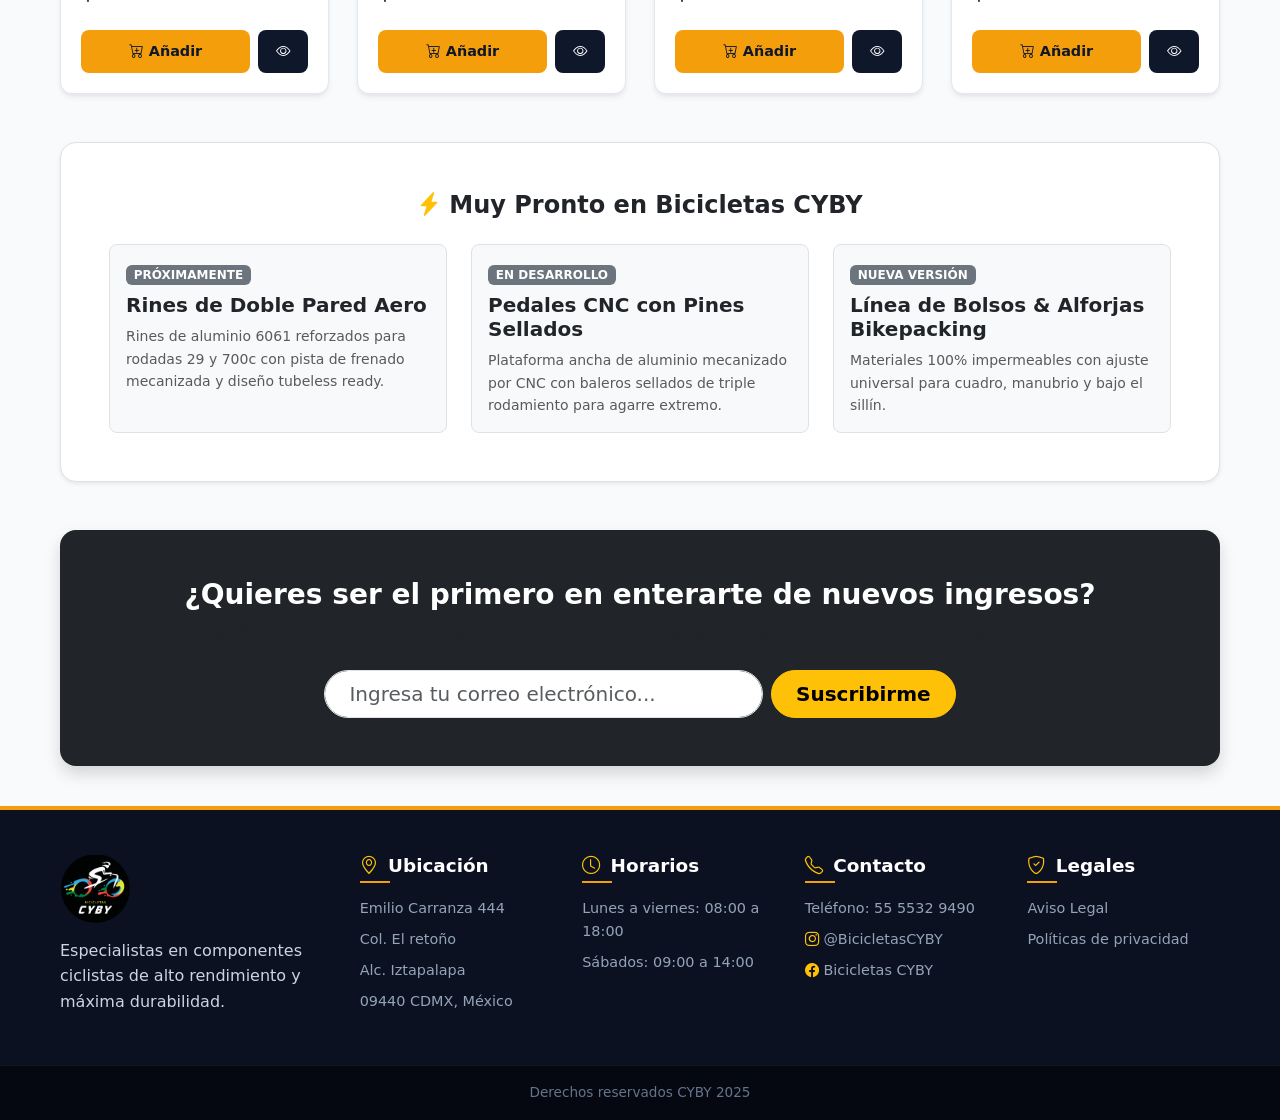
<file: novedades.html>
<!DOCTYPE html>
<html lang="es">
	<head>
		<meta charset="UTF-8">
		<meta name="viewport" content="width=device-width, initial-scale=1.0">
		<title>Novedades y Nuevos Lanzamientos | Bicicletas CYBY</title>
		
		<!-- Bootstrap 5 & Icons -->
		<link href="https://cdn.jsdelivr.net/npm/bootstrap@5.3.3/dist/css/bootstrap.min.css" rel="stylesheet">
		<link rel="stylesheet" href="https://cdn.jsdelivr.net/npm/bootstrap-icons@1.11.3/font/bootstrap-icons.min.css">
		
		<link rel="stylesheet" href="css/styles.css" />
	</head>	
	<body>
		<!-- Header -->
		<header>
			<div class="superior">
				<div class="logo">
					<a href="index.html">
						<img src="imgs/logo_cyby01.png" alt="Logo CYBY">
					</a>
				</div>

				<div class="buscador">
					<form id="formBuscador">
						<input 
							type="text" 
							id="inputBuscador" 
							placeholder="Buscar componentes..."
							aria-label="Buscar"
						>
						<select id="tipoBusqueda">
							<option value="sitio">En CYBY</option>
							<option value="internet">En Internet</option>
						</select>
						<button type="submit" title="Buscar"><i class="bi bi-search"></i></button>
					</form>
				</div>
			</div>
			
			<div class="inferior">
				<nav class="navegacion">
					<ul class="menu">
						<li><a href="index.html"><i class="bi bi-house-door me-1"></i> Inicio</a></li> 
						<li><a href="catalogo.html"><i class="bi bi-grid me-1"></i> Catálogo</a></li>
						<li><a href="novedades.html" class="activo"><i class="bi bi-stars me-1 text-warning"></i> Novedades</a></li>
						<li><a href="nosotros.html"><i class="bi bi-people me-1"></i> Quiénes somos</a></li>
						<li><a href="contacto.html"><i class="bi bi-envelope me-1"></i> Contacto</a></li>
					</ul>
				</nav>
			</div>
		</header>

		<!-- Main Contenedor -->
		<main class="contenedor">
			<!-- Banner Novedades -->
			<div class="p-4 p-md-5 mb-5 rounded-4 text-white shadow" style="background: linear-gradient(135deg, #0f172a 0%, #1e293b 60%, #b45309 100%);">
				<div class="row align-items-center">
					<div class="col-lg-8">
						<span class="badge bg-warning text-dark px-3 py-2 rounded-pill fw-bold mb-3"><i class="bi bi-fire me-1"></i> COLECCIÓN 2026</span>
						<h1 class="display-6 fw-bold mb-2">Últimos Lanzamientos & Innovación</h1>
						<p class="lead text-light mb-4">Descubre los nuevos componentes con aleaciones aligeradas, acabados premium y diseño de máxima absorción.</p>
						<a href="#productosNovedades" class="btn btn-warning fw-bold px-4 py-2 rounded-pill shadow-sm"><i class="bi bi-arrow-down-circle me-1"></i> Ver Lanzamientos</a>
					</div>
					<div class="col-lg-4 text-center d-none d-lg-block">
						<i class="bi bi-stars text-warning" style="font-size: 6rem; opacity: 0.85;"></i>
					</div>
				</div>
			</div>

			<!-- Grid de Productos Novedad -->
			<div class="seccion-encabezado" id="productosNovedades">
				<h2>Nuevas Incorporaciones al Catálogo</h2>
				<span class="badge bg-warning text-dark fs-6 py-2 px-3 fw-bold">Temporada 2026</span>
			</div>

			<section class="catalogo" id="gridNovedades">
				<!-- Inyectado por script -->
			</section>

			<!-- Próximos Lanzamientos & Adelantos -->
			<div class="bg-white p-4 p-md-5 rounded-4 shadow-sm border my-5">
				<h3 class="h4 fw-bold text-dark mb-4 text-center"><i class="bi bi-lightning-charge-fill text-warning me-2"></i>Muy Pronto en Bicicletas CYBY</h3>
				<div class="row g-4">
					<div class="col-md-4">
						<div class="p-3 bg-light rounded-3 border h-100">
							<div class="badge bg-secondary text-white mb-2">PRÓXIMAMENTE</div>
							<h5 class="fw-bold text-dark">Rines de Doble Pared Aero</h5>
							<p class="text-muted small mb-0">Rines de aluminio 6061 reforzados para rodadas 29 y 700c con pista de frenado mecanizada y diseño tubeless ready.</p>
						</div>
					</div>

					<div class="col-md-4">
						<div class="p-3 bg-light rounded-3 border h-100">
							<div class="badge bg-secondary text-white mb-2">EN DESARROLLO</div>
							<h5 class="fw-bold text-dark">Pedales CNC con Pines Sellados</h5>
							<p class="text-muted small mb-0">Plataforma ancha de aluminio mecanizado por CNC con baleros sellados de triple rodamiento para agarre extremo.</p>
						</div>
					</div>

					<div class="col-md-4">
						<div class="p-3 bg-light rounded-3 border h-100">
							<div class="badge bg-secondary text-white mb-2">NUEVA VERSIÓN</div>
							<h5 class="fw-bold text-dark">Línea de Bolsos & Alforjas Bikepacking</h5>
							<p class="text-muted small mb-0">Materiales 100% impermeables con ajuste universal para cuadro, manubrio y bajo el sillín.</p>
						</div>
					</div>
				</div>
			</div>

			<!-- Formulario Newsletter / Boletín -->
			<div class="p-4 p-md-5 rounded-4 bg-dark text-white text-center shadow">
				<h3 class="fw-bold mb-2">¿Quieres ser el primero en enterarte de nuevos ingresos?</h3>
				<p class="text-muted mb-4">Suscríbete para recibir noticias de lanzamientos, piezas limitadas y ofertas exclusivas directamente de fábrica.</p>
				<form class="row g-2 justify-content-center" onsubmit="event.preventDefault(); alert('¡Gracias por suscribirte al boletín de Bicicletas CYBY!'); this.reset();">
					<div class="col-md-5">
						<input type="email" class="form-control form-control-lg rounded-pill px-4" placeholder="Ingresa tu correo electrónico..." required>
					</div>
					<div class="col-auto">
						<button type="submit" class="btn btn-warning btn-lg rounded-pill px-4 fw-bold">Suscribirme</button>
					</div>
				</form>
			</div>
		</main>

		<!-- Footer -->
		<footer>
			<div class="superior-footer">
				<div class="primera-columna">
					<div class="logo">
						<img src="imgs/logo_cyby01.png" alt="Logo CYBY">
					</div>
					<p>Especialistas en componentes ciclistas de alto rendimiento y máxima durabilidad.</p>
				</div>
				<div class="columna">
					<h2><i class="bi bi-geo-alt text-warning me-1"></i> Ubicación</h2>
					<ul>
						<li>Emilio Carranza 444</li>
						<li>Col. El retoño</li>
						<li>Alc. Iztapalapa</li>
						<li>09440 CDMX, México</li>
					</ul>
				</div>
				<div class="columna">
					<h2><i class="bi bi-clock text-warning me-1"></i> Horarios</h2>
					<p>Lunes a viernes: 08:00 a 18:00</p>
					<p>Sábados: 09:00 a 14:00</p>
				</div>
				<div class="columna">
					<h2><i class="bi bi-telephone text-warning me-1"></i> Contacto</h2>
					<p>Teléfono: 55 5532 9490</p>
					<p><i class="bi bi-instagram text-warning"></i> @BicicletasCYBY</p>
					<p><i class="bi bi-facebook text-warning"></i> Bicicletas CYBY</p>
				</div>
				<div class="columna">
					<h2><i class="bi bi-shield-check text-warning me-1"></i> Legales</h2>
					<p><a href="#" id="abrirAviso">Aviso Legal</a></p>
					<p><a href="#" id="abrirPrivacidad">Políticas de privacidad</a></p>
				</div>
			</div>
			<div class="inferior-footer">
				Derechos reservados CYBY 2025
			</div>
		</footer>

		<!-- Modales -->
		<div id="modalAviso" class="modal">
			<div class="modal-contenido">
				<span class="cerrar-modal" id="cerrarAviso">&times;</span>
				<h2>Aviso Legal</h2>
				<p>Este sitio web es propiedad de <strong>Bicicletas CYBY</strong>. Toda la información, imágenes y contenidos mostrados son de uso exclusivo de la empresa.</p>
				<p>Queda prohibida la reproducción total o parcial del contenido sin autorización previa por escrito.</p>
			</div>
		</div>

		<div id="modalPrivacidad" class="modal">
			<div class="modal-contenido">
				<span class="cerrar-modal" id="cerrarPrivacidad">&times;</span>
				<h2>Políticas de Privacidad</h2>
				<p>En <strong>Bicicletas CYBY</strong> respetamos y protegemos la privacidad de nuestros usuarios.</p>
				<p>Los datos personales recabados a través de este sitio web serán utilizados únicamente para fines de contacto, atención a clientes y cotizaciones.</p>
			</div>
		</div>

		<!-- Scripts -->
		<script src="https://cdn.jsdelivr.net/npm/bootstrap@5.3.3/dist/js/bootstrap.bundle.min.js"></script>
		<script src="js/productos.js"></script>
		<script src="js/modales.js"></script>
		<script src="js/buscador.js"></script>
		<script src="js/carrito.js"></script>
		<script>
			// Renderizar productos de novedad
			document.addEventListener("DOMContentLoaded", () => {
				const gridNovedades = document.getElementById("gridNovedades");
				if (!gridNovedades) return;

				const novedades = (typeof PRODUCTOS !== "undefined") ? PRODUCTOS.filter(p => p.novedad) : [];

				novedades.forEach(p => {
					const card = document.createElement("div");
					card.className = "t-01";
					card.innerHTML = `
						<div class="titulo-tarjeta d-flex justify-content-between align-items-center">
							<h2>${p.nombre}</h2>
							<span class="badge bg-warning text-dark fs-6">${p.etiquetaNovedad || "NUEVO"}</span>
						</div>
						<div class="img-t-01 position-relative">
							<img src="${p.imagen}" alt="${p.nombre}">
						</div>
						<div class="texto-t-01">
							<p>${p.descripcion}</p>
							<span class="precio-tarjeta">${p.precio}</span>
							<div class="acciones-tarjeta">
								<button class="btn-agregar-carrito" onclick="carritoCYBY.agregarProducto(${p.id})">
									<i class="bi bi-cart-plus"></i> Añadir
								</button>
								<a href="producto.html?id=${p.id}" class="btn-detalle" title="Ver Detalle">
									<i class="bi bi-eye"></i>
								</a>
							</div>
						</div>
					`;
					gridNovedades.appendChild(card);
				});
			});
		</script>
	</body>
</html>
</file>
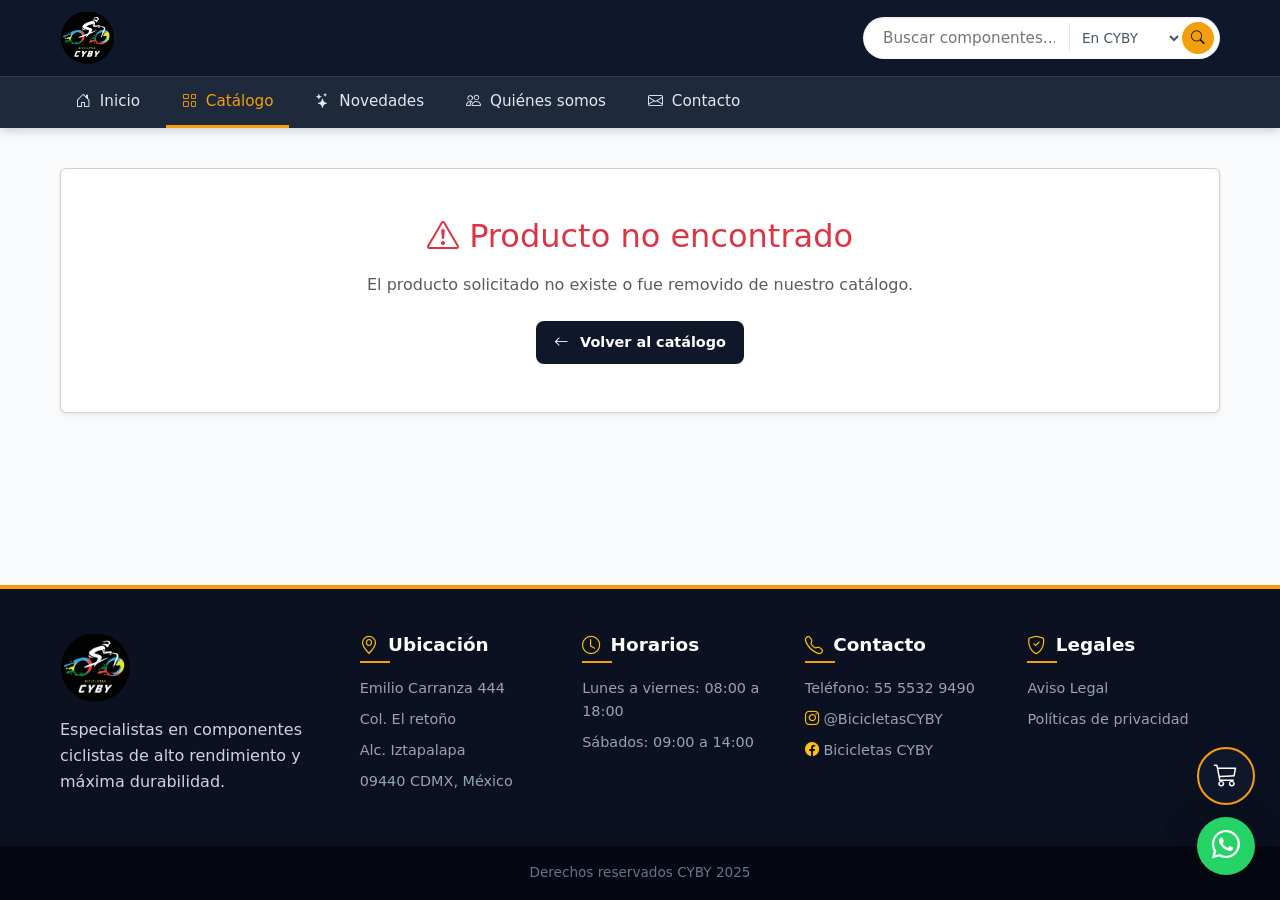
<file: producto.html>
<!DOCTYPE html>
<html lang="es">
	<head>
		<meta charset="UTF-8">
		<meta name="viewport" content="width=device-width, initial-scale=1.0">
		<title>Detalle de Producto | Bicicletas CYBY</title>
		
		<!-- Bootstrap 5 & Icons -->
		<link href="https://cdn.jsdelivr.net/npm/bootstrap@5.3.3/dist/css/bootstrap.min.css" rel="stylesheet">
		<link rel="stylesheet" href="https://cdn.jsdelivr.net/npm/bootstrap-icons@1.11.3/font/bootstrap-icons.min.css">
		
		<link rel="stylesheet" href="css/styles.css" />
	</head>	
	<body>
		<!-- Header -->
		<header>
			<div class="superior">
				<div class="logo">
					<a href="index.html">
						<img src="imgs/logo_cyby01.png" alt="Logo CYBY">
					</a>
				</div>

				<div class="buscador">
					<form id="formBuscador">
						<input 
							type="text" 
							id="inputBuscador" 
							placeholder="Buscar componentes..."
							aria-label="Buscar"
						>
						<select id="tipoBusqueda">
							<option value="sitio">En CYBY</option>
							<option value="internet">En Internet</option>
						</select>
						<button type="submit" title="Buscar"><i class="bi bi-search"></i></button>
					</form>
				</div>
			</div>
			
			<div class="inferior">
				<nav class="navegacion">
					<ul class="menu">
						<li><a href="index.html"><i class="bi bi-house-door me-1"></i> Inicio</a></li> 
						<li><a href="catalogo.html" class="activo"><i class="bi bi-grid me-1"></i> Catálogo</a></li>
						<li><a href="novedades.html"><i class="bi bi-stars me-1"></i> Novedades</a></li>
						<li><a href="nosotros.html"><i class="bi bi-people me-1"></i> Quiénes somos</a></li>
						<li><a href="contacto.html"><i class="bi bi-envelope me-1"></i> Contacto</a></li>
					</ul>
				</nav>
			</div>
		</header>

		<!-- Main Contenedor Detalle -->
		<main class="contenedor">
			<section id="detalleProducto">
				<!-- Inyectado dinámicamente por js/producto.js -->
				<div class="text-center py-5">
					<div class="spinner-border text-warning" role="status">
						<span class="visually-hidden">Cargando...</span>
					</div>
					<p class="mt-2 text-muted">Cargando información del producto...</p>
				</div>
			</section>
		</main>

		<!-- Footer -->
		<footer>
			<div class="superior-footer">
				<div class="primera-columna">
					<div class="logo">
						<img src="imgs/logo_cyby01.png" alt="Logo CYBY">
					</div>
					<p>Especialistas en componentes ciclistas de alto rendimiento y máxima durabilidad.</p>
				</div>
				<div class="columna">
					<h2><i class="bi bi-geo-alt text-warning me-1"></i> Ubicación</h2>
					<ul>
						<li>Emilio Carranza 444</li>
						<li>Col. El retoño</li>
						<li>Alc. Iztapalapa</li>
						<li>09440 CDMX, México</li>
					</ul>
				</div>
				<div class="columna">
					<h2><i class="bi bi-clock text-warning me-1"></i> Horarios</h2>
					<p>Lunes a viernes: 08:00 a 18:00</p>
					<p>Sábados: 09:00 a 14:00</p>
				</div>
				<div class="columna">
					<h2><i class="bi bi-telephone text-warning me-1"></i> Contacto</h2>
					<p>Teléfono: 55 5532 9490</p>
					<p><i class="bi bi-instagram text-warning"></i> @BicicletasCYBY</p>
					<p><i class="bi bi-facebook text-warning"></i> Bicicletas CYBY</p>
				</div>
				<div class="columna">
					<h2><i class="bi bi-shield-check text-warning me-1"></i> Legales</h2>
					<p><a href="#" id="abrirAviso">Aviso Legal</a></p>
					<p><a href="#" id="abrirPrivacidad">Políticas de privacidad</a></p>
				</div>
			</div>
			<div class="inferior-footer">
				Derechos reservados CYBY 2025
			</div>
		</footer>

		<!-- Modales -->
		<div id="modalAviso" class="modal">
			<div class="modal-contenido">
				<span class="cerrar-modal" id="cerrarAviso">&times;</span>
				<h2>Aviso Legal</h2>
				<p>Este sitio web es propiedad de <strong>Bicicletas CYBY</strong>. Toda la información, imágenes y contenidos mostrados son de uso exclusivo de la empresa.</p>
				<p>Queda prohibida la reproducción total o parcial del contenido sin autorización previa por escrito.</p>
			</div>
		</div>

		<div id="modalPrivacidad" class="modal">
			<div class="modal-contenido">
				<span class="cerrar-modal" id="cerrarPrivacidad">&times;</span>
				<h2>Políticas de Privacidad</h2>
				<p>En <strong>Bicicletas CYBY</strong> respetamos y protegemos la privacidad de nuestros usuarios.</p>
				<p>Los datos personales recabados a través de este sitio web serán utilizados únicamente para fines de contacto, atención a clientes y cotizaciones.</p>
			</div>
		</div>

		<!-- Scripts -->
		<script src="https://cdn.jsdelivr.net/npm/bootstrap@5.3.3/dist/js/bootstrap.bundle.min.js"></script>
		<script src="js/productos.js"></script>
		<script src="js/modales.js"></script>
		<script src="js/buscador.js"></script>
		<script src="js/carrito.js"></script>
		<script src="js/producto.js"></script>
	</body>
</html>
</file>
<file: css/styles.css>
/* ============================================================
   ESTILOS GENERALES & INTEGRACIÓN BOOTSTRAP - BICICLETAS CYBY
   ============================================================ */

:root {
  --color-primario: #0f172a;       /* Slate dark */
  --color-secundario: #f59e0b;     /* Ámbar / Dorado */
  --color-secundario-hover: #d97706;
  --color-acento: #ef4444;         /* Rojo acento */
  --color-fondo: #f8fafc;          /* Gris claro */
  --color-blanco: #ffffff;
  --color-texto: #334155;
  --color-texto-oscuro: #0f172a;
  --color-borde: #e2e8f0;
  --color-footer-bg: #0b1120;
  --sombra-suave: 0 4px 6px -1px rgba(0, 0, 0, 0.07), 0 2px 4px -1px rgba(0, 0, 0, 0.04);
  --sombra-card: 0 10px 20px -3px rgba(0, 0, 0, 0.1), 0 4px 6px -2px rgba(0, 0, 0, 0.05);
  --transicion: all 0.25s ease-in-out;
  --borde-radio: 12px;
}

body {
  font-family: system-ui, -apple-system, BlinkMacSystemFont, "Segoe UI", Roboto, Oxygen, Ubuntu, Cantarell, "Open Sans", "Helvetica Neue", sans-serif;
  background-color: var(--color-fondo);
  color: var(--color-texto);
  line-height: 1.6;
  min-height: 100vh;
  display: flex;
  flex-direction: column;
}

a {
  text-decoration: none;
  transition: var(--transicion);
}

/* ============================================================
   HEADER & NAVBAR
   ============================================================ */

header {
  background-color: var(--color-primario);
  color: var(--color-blanco);
  position: sticky;
  top: 0;
  z-index: 1050;
  box-shadow: 0 2px 10px rgba(0,0,0,0.2);
}

.superior {
  display: flex;
  justify-content: space-between;
  align-items: center;
  max-width: 1200px;
  margin: 0 auto;
  padding: 12px 20px;
  gap: 20px;
}

.logo {
  display: flex;
  align-items: center;
}

.logo img {
  height: 52px;
  width: auto;
  object-fit: contain;
  border-radius: 8px;
  transition: var(--transicion);
}

.logo img:hover {
  transform: scale(1.03);
}

.buscador form {
  display: flex;
  align-items: center;
  background: var(--color-blanco);
  border-radius: 30px;
  padding: 3px 6px;
  box-shadow: inset 0 1px 3px rgba(0,0,0,0.1);
}

.buscador input[type="text"] {
  border: none;
  outline: none;
  padding: 6px 14px;
  font-size: 0.95rem;
  width: 200px;
  background: transparent;
  color: var(--color-texto-oscuro);
}

.buscador select {
  border: none;
  border-left: 1px solid var(--color-borde);
  background: transparent;
  padding: 6px 8px;
  font-size: 0.85rem;
  color: #475569;
  outline: none;
  cursor: pointer;
}

.buscador button {
  background: var(--color-secundario);
  border: none;
  color: var(--color-primario);
  border-radius: 50%;
  width: 32px;
  height: 32px;
  display: flex;
  align-items: center;
  justify-content: center;
  cursor: pointer;
  transition: var(--transicion);
  font-size: 0.85rem;
  font-weight: bold;
}

.buscador button:hover {
  background: var(--color-secundario-hover);
  color: #fff;
  transform: scale(1.05);
}

.inferior {
  background-color: #1e293b;
  border-top: 1px solid rgba(255, 255, 255, 0.08);
}

.navegacion {
  max-width: 1200px;
  margin: 0 auto;
  padding: 0 20px;
}

.menu {
  list-style: none;
  display: flex;
  gap: 10px;
  margin: 0;
  padding: 0;
  overflow-x: auto;
}

.menu li a {
  display: inline-block;
  padding: 12px 16px;
  font-weight: 500;
  font-size: 0.95rem;
  color: #e2e8f0;
  border-bottom: 3px solid transparent;
}

.menu li a:hover,
.menu li a.activo {
  color: var(--color-secundario);
  border-bottom-color: var(--color-secundario);
}

/* ============================================================
   HERO BANNER
   ============================================================ */

.hero {
  position: relative;
  width: 100%;
  overflow: hidden;
  background: #0f172a;
  display: flex;
  justify-content: center;
  align-items: center;
}

.hero img {
  width: 100%;
  max-width: 100%;
  height: auto;
  max-height: 400px;
  object-fit: contain;
  display: block;
}

.hero-overlay {
  position: absolute;
  top: 0;
  left: 0;
  right: 0;
  bottom: 0;
  display: flex;
  flex-direction: column;
  justify-content: center;
  align-items: center;
  text-align: center;
  color: #fff;
  padding: 20px;
  background: linear-gradient(180deg, rgba(15,23,42,0.2) 0%, rgba(15,23,42,0.8) 100%);
}

.hero-overlay h1 {
  font-size: 2.8rem;
  font-weight: 800;
  text-transform: uppercase;
  letter-spacing: 1px;
  margin-bottom: 12px;
  text-shadow: 0 2px 10px rgba(0,0,0,0.6);
}

.hero-overlay p {
  font-size: 1.25rem;
  color: #e2e8f0;
  max-width: 650px;
  margin-bottom: 20px;
  text-shadow: 0 1px 5px rgba(0,0,0,0.5);
}

.hero-overlay .btn-hero {
  background-color: var(--color-secundario);
  color: var(--color-primario);
  font-weight: 700;
  padding: 12px 28px;
  border-radius: 30px;
  border: none;
  font-size: 1.05rem;
  box-shadow: 0 4px 15px rgba(245, 158, 11, 0.4);
  transition: var(--transicion);
}

.hero-overlay .btn-hero:hover {
  background-color: var(--color-secundario-hover);
  color: #fff;
  transform: translateY(-2px);
}

/* ============================================================
   CONTENIDO & CONTENEDORES
   ============================================================ */

.contenedor {
  max-width: 1200px;
  margin: 40px auto;
  padding: 0 20px;
  flex: 1;
  width: 100%;
}

.intro {
  background: var(--color-blanco);
  border-left: 5px solid var(--color-secundario);
  padding: 28px 32px;
  border-radius: var(--borde-radio);
  box-shadow: var(--sombra-suave);
  margin-bottom: 40px;
}

.intro h2 {
  font-size: 1.7rem;
  font-weight: 700;
  color: var(--color-texto-oscuro);
  margin-bottom: 10px;
}

.intro p {
  color: #64748b;
  font-size: 1.05rem;
  margin-bottom: 0;
}

.seccion-encabezado {
  display: flex;
  justify-content: space-between;
  align-items: center;
  margin-bottom: 30px;
  flex-wrap: wrap;
  gap: 15px;
}

.seccion-encabezado h2 {
  font-size: 1.6rem;
  font-weight: 700;
  color: var(--color-texto-oscuro);
  position: relative;
  padding-bottom: 8px;
  margin: 0;
}

.seccion-encabezado h2::after {
  content: "";
  position: absolute;
  bottom: 0;
  left: 0;
  width: 50px;
  height: 3px;
  background-color: var(--color-secundario);
  border-radius: 2px;
}

/* ============================================================
   TARJETAS DE PRODUCTOS (t-01)
   ============================================================ */

.catalogo {
  display: grid;
  grid-template-columns: repeat(auto-fill, minmax(260px, 1fr));
  gap: 28px;
  margin-bottom: 40px;
}

.t-01 {
  background: var(--color-blanco);
  border-radius: var(--borde-radio);
  box-shadow: var(--sombra-suave);
  border: 1px solid var(--color-borde);
  display: flex;
  flex-direction: column;
  overflow: hidden;
  transition: var(--transicion);
  height: 100%;
}

.t-01:hover {
  transform: translateY(-6px);
  box-shadow: var(--sombra-card);
  border-color: #cbd5e1;
}

.titulo-tarjeta {
  background: #f8fafc;
  padding: 14px 18px;
  border-bottom: 1px solid var(--color-borde);
}

.titulo-tarjeta h2 {
  font-size: 1.15rem;
  font-weight: 700;
  color: var(--color-texto-oscuro);
  text-align: center;
  margin: 0;
}

.img-t-01 {
  background: #ffffff;
  padding: 15px;
  height: 200px;
  display: flex;
  align-items: center;
  justify-content: center;
  overflow: hidden;
}

.img-t-01 img {
  max-height: 170px;
  max-width: 100%;
  width: auto;
  object-fit: contain;
  border-radius: 4px;
  transition: var(--transicion);
}

.t-01:hover .img-t-01 img {
  transform: scale(1.04);
}

.texto-t-01 {
  padding: 16px 20px 20px;
  display: flex;
  flex-direction: column;
  flex: 1;
}

.texto-t-01 p {
  font-size: 0.9rem;
  color: #64748b;
  margin-bottom: 15px;
  flex: 1;
}

.precio-tarjeta {
  font-size: 1.25rem;
  font-weight: 800;
  color: var(--color-primario);
  margin-bottom: 12px;
}

.btn-detalle,
.btn-volver,
.btn-cotizar {
  display: inline-flex;
  align-items: center;
  justify-content: center;
  gap: 8px;
  text-align: center;
  background-color: var(--color-primario);
  color: var(--color-blanco);
  padding: 10px 18px;
  border-radius: 8px;
  font-weight: 600;
  font-size: 0.9rem;
  transition: var(--transicion);
  cursor: pointer;
  border: none;
}

.btn-detalle:hover,
.btn-volver:hover,
.btn-cotizar:hover {
  background-color: var(--color-secundario);
  color: var(--color-primario);
}

/* Barra de filtros */
.filtros-bar {
  display: flex;
  gap: 10px;
  flex-wrap: wrap;
  margin-bottom: 30px;
  background: #ffffff;
  padding: 14px 20px;
  border-radius: var(--borde-radio);
  box-shadow: var(--sombra-suave);
}

.filtro-btn {
  background: #f1f5f9;
  border: 1px solid var(--color-borde);
  color: var(--color-texto);
  padding: 8px 18px;
  border-radius: 25px;
  font-size: 0.88rem;
  font-weight: 600;
  cursor: pointer;
  transition: var(--transicion);
}

.filtro-btn:hover,
.filtro-btn.activo {
  background: var(--color-secundario);
  color: var(--color-primario);
  border-color: var(--color-secundario);
}

/* ============================================================
   DETALLE DE PRODUCTO
   ============================================================ */

.ficha {
  display: grid;
  grid-template-columns: 1fr 1.1fr;
  gap: 40px;
  background: var(--color-blanco);
  padding: 40px;
  border-radius: var(--borde-radio);
  box-shadow: var(--sombra-card);
  margin-bottom: 25px;
}

.ficha .izquierda {
  display: flex;
  flex-direction: column;
}

.ficha .izquierda h2 {
  font-size: 1.8rem;
  font-weight: 800;
  color: var(--color-texto-oscuro);
  margin-bottom: 20px;
}

.contenedor-img-detalle {
  width: 100%;
  height: 380px;
  display: flex;
  align-items: center;
  justify-content: center;
  background: #f8fafc;
  border-radius: 12px;
  padding: 15px;
  border: 1px solid var(--color-borde);
  overflow: hidden;
}

.contenedor-img-detalle img {
  max-width: 100%;
  max-height: 100%;
  width: auto;
  height: auto;
  object-fit: contain;
  border-radius: 4px;
}

.ficha .derecha {
  display: flex;
  flex-direction: column;
  justify-content: center;
}

.etiqueta-categoria {
  display: inline-block;
  align-self: flex-start;
  background: #e2e8f0;
  color: #475569;
  padding: 5px 14px;
  border-radius: 20px;
  font-size: 0.8rem;
  font-weight: 700;
  text-transform: uppercase;
  margin-bottom: 15px;
}

.descripcion-producto {
  font-size: 1.1rem;
  color: #475569;
  margin-bottom: 20px;
}

.precio-destacado {
  font-size: 2rem;
  font-weight: 800;
  color: var(--color-primario);
  margin-bottom: 20px;
}

.especificaciones {
  list-style: none;
  background: #f8fafc;
  padding: 20px;
  border-radius: 8px;
  border: 1px solid var(--color-borde);
  margin-bottom: 25px;
}

.especificaciones li {
  display: flex;
  justify-content: space-between;
  padding: 9px 0;
  border-bottom: 1px dashed var(--color-borde);
  font-size: 0.95rem;
}

.especificaciones li:last-child {
  border-bottom: none;
}

.acciones-producto {
  display: flex;
  gap: 15px;
}

.btn-cotizar {
  background-color: var(--color-secundario);
  color: var(--color-primario);
  padding: 12px 28px;
  font-size: 1rem;
  font-weight: 700;
}

.btn-cotizar:hover {
  background-color: var(--color-secundario-hover);
  color: #ffffff;
}

/* ============================================================
   CONTACTO
   ============================================================ */

.contacto-wrapper {
  display: grid;
  grid-template-columns: 1.2fr 1fr;
  gap: 35px;
  background: var(--color-blanco);
  padding: 40px;
  border-radius: var(--borde-radio);
  box-shadow: var(--sombra-card);
}

.form-contacto .campo {
  margin-bottom: 18px;
}

.form-contacto label {
  display: block;
  font-weight: 600;
  margin-bottom: 6px;
  color: var(--color-texto-oscuro);
}

.form-contacto input,
.form-contacto textarea {
  width: 100%;
  padding: 10px 14px;
  border: 1px solid var(--color-borde);
  border-radius: 8px;
  font-family: inherit;
  font-size: 0.95rem;
  outline: none;
  transition: var(--transicion);
}

.form-contacto input:focus,
.form-contacto textarea:focus {
  border-color: var(--color-secundario);
  box-shadow: 0 0 0 3px rgba(245, 158, 11, 0.2);
}

/* ============================================================
   FOOTER
   ============================================================ */

footer {
  background-color: var(--color-footer-bg);
  color: #cbd5e1;
  margin-top: auto;
  border-top: 4px solid var(--color-secundario);
}

.superior-footer {
  max-width: 1200px;
  margin: 0 auto;
  padding: 45px 20px 35px;
  display: grid;
  grid-template-columns: 1.4fr repeat(4, 1fr);
  gap: 30px;
}

.primera-columna .logo img {
  height: 68px;
  width: auto;
  margin-bottom: 15px;
  border-radius: 8px;
}

.columna h2 {
  color: #ffffff;
  font-size: 1.15rem;
  font-weight: 700;
  margin-bottom: 14px;
  position: relative;
  padding-bottom: 6px;
}

.columna h2::after {
  content: "";
  position: absolute;
  bottom: 0;
  left: 0;
  width: 30px;
  height: 2px;
  background-color: var(--color-secundario);
}

.columna ul {
  list-style: none;
  padding: 0;
  margin: 0;
}

.columna ul li,
.columna p {
  font-size: 0.9rem;
  color: #94a3b8;
  margin-bottom: 8px;
}

.columna a {
  color: #94a3b8;
}

.columna a:hover {
  color: var(--color-secundario);
  text-decoration: underline;
}

.inferior-footer {
  background-color: #050811;
  text-align: center;
  padding: 16px 20px;
  font-size: 0.85rem;
  color: #64748b;
  border-top: 1px solid rgba(255,255,255,0.05);
}

/* ============================================================
   VENTANAS MODALES
   ============================================================ */

.modal {
  display: none;
  position: fixed;
  z-index: 2000;
  left: 0;
  top: 0;
  width: 100%;
  height: 100%;
  overflow: auto;
  background-color: rgba(0, 0, 0, 0.65);
  backdrop-filter: blur(4px);
}

.modal-contenido {
  background-color: var(--color-blanco);
  margin: 8% auto;
  padding: 35px;
  border-radius: var(--borde-radio);
  max-width: 600px;
  box-shadow: 0 20px 25px -5px rgba(0, 0, 0, 0.3);
  position: relative;
}

.cerrar-modal {
  position: absolute;
  top: 15px;
  right: 20px;
  color: #94a3b8;
  font-size: 28px;
  font-weight: bold;
  cursor: pointer;
  transition: var(--transicion);
}

.cerrar-modal:hover {
  color: var(--color-primario);
}

.modal-contenido h2 {
  color: var(--color-texto-oscuro);
  margin-bottom: 15px;
  font-size: 1.4rem;
}

/* ============================================================
   RESPONSIVE
   ============================================================ */

@media (max-width: 992px) {
  .superior-footer {
    grid-template-columns: 1fr 1fr;
  }
  .ficha,
  .contacto-wrapper {
    grid-template-columns: 1fr;
  }
}

@media (max-width: 640px) {
  .superior {
    flex-direction: column;
    align-items: stretch;
  }
  .buscador input[type="text"] {
    width: 100%;
  }
  .superior-footer {
    grid-template-columns: 1fr;
  }
  .hero-overlay h1 {
    font-size: 1.8rem;
  }
  .drawer-carrito-panel {
    width: 100% !important;
  }
}

/* ============================================================
   ANIMACIONES & MICRO-INTERACCIONES
   ============================================================ */

/* Transición suave para botones y tarjetas */
.t-01 {
  transition: transform 0.3s cubic-bezier(0.16, 1, 0.3, 1), box-shadow 0.3s cubic-bezier(0.16, 1, 0.3, 1), border-color 0.3s ease;
}

.t-01:hover {
  transform: translateY(-8px) scale(1.01);
  box-shadow: 0 16px 25px -5px rgba(0, 0, 0, 0.12), 0 8px 10px -6px rgba(0, 0, 0, 0.08);
  border-color: var(--color-secundario);
}

.btn-detalle, .btn-volver, .btn-cotizar, .btn-agregar-carrito {
  transition: all 0.25s cubic-bezier(0.16, 1, 0.3, 1);
  position: relative;
  overflow: hidden;
}

.btn-detalle:hover, .btn-volver:hover, .btn-cotizar:hover, .btn-agregar-carrito:hover {
  transform: translateY(-2px);
  box-shadow: 0 4px 12px rgba(245, 158, 11, 0.35);
}

.btn-agregar-carrito {
  background-color: var(--color-secundario);
  color: var(--color-primario);
  border: none;
  border-radius: 8px;
  font-weight: 700;
  font-size: 0.9rem;
  padding: 10px 14px;
  display: inline-flex;
  align-items: center;
  justify-content: center;
  gap: 6px;
  cursor: pointer;
  flex: 1;
}

.btn-agregar-carrito:hover {
  background-color: var(--color-secundario-hover);
  color: #fff;
}

.acciones-tarjeta {
  display: flex;
  gap: 8px;
  margin-top: 10px;
}

/* Animación de pulso para badges y botones */
@keyframes pulso {
  0% { transform: scale(1); }
  50% { transform: scale(1.22); }
  100% { transform: scale(1); }
}

.animacion-pulso {
  animation: pulso 0.5s ease-in-out;
}

/* ============================================================
   BOTONES FLOTANTES (CARRITO & WHATSAPP)
   ============================================================ */

.btn-flotante-carrito {
  position: fixed;
  bottom: 95px;
  right: 25px;
  width: 58px;
  height: 58px;
  background-color: var(--color-primario);
  color: #fff;
  border: 2px solid var(--color-secundario);
  border-radius: 50%;
  display: flex;
  align-items: center;
  justify-content: center;
  cursor: pointer;
  z-index: 1040;
  transition: transform 0.3s cubic-bezier(0.16, 1, 0.3, 1), box-shadow 0.3s ease;
}

.btn-flotante-carrito:hover {
  transform: scale(1.1) rotate(-5deg);
  background-color: #1e293b;
  box-shadow: 0 10px 25px rgba(15, 23, 42, 0.4);
}

.contador-carrito {
  position: absolute;
  top: -4px;
  right: -4px;
  background-color: var(--color-secundario);
  color: var(--color-primario);
  font-size: 0.78rem;
  font-weight: 800;
  width: 24px;
  height: 24px;
  border-radius: 50%;
  display: inline-flex;
  align-items: center;
  justify-content: center;
  box-shadow: 0 2px 6px rgba(0, 0, 0, 0.25);
}

.btn-flotante-whatsapp {
  position: fixed;
  bottom: 25px;
  right: 25px;
  width: 58px;
  height: 58px;
  background-color: #25d366;
  color: #fff;
  border-radius: 50%;
  display: flex;
  align-items: center;
  justify-content: center;
  cursor: pointer;
  z-index: 1040;
  box-shadow: 0 6px 20px rgba(37, 211, 102, 0.4);
  transition: transform 0.3s cubic-bezier(0.16, 1, 0.3, 1), box-shadow 0.3s ease;
}

.btn-flotante-whatsapp:hover {
  transform: scale(1.1) rotate(5deg);
  color: #fff;
  background-color: #20ba5a;
  box-shadow: 0 10px 25px rgba(37, 211, 102, 0.6);
}

/* ============================================================
   DRAWER / OFFCANVAS DE CARRITO DE COMPRAS
   ============================================================ */

.drawer-carrito-overlay {
  position: fixed;
  top: 0;
  left: 0;
  width: 100vw;
  height: 100vh;
  background-color: rgba(15, 23, 42, 0.6);
  backdrop-filter: blur(4px);
  z-index: 2050;
  opacity: 0;
  visibility: hidden;
  transition: opacity 0.35s ease, visibility 0.35s ease;
}

.drawer-carrito-overlay.activo {
  opacity: 1;
  visibility: visible;
}

.drawer-carrito-panel {
  position: absolute;
  top: 0;
  right: 0;
  width: 420px;
  max-width: 100%;
  height: 100%;
  background-color: #ffffff;
  display: flex;
  flex-direction: column;
  box-shadow: -8px 0 25px rgba(0, 0, 0, 0.25);
  transform: translateX(100%);
  transition: transform 0.35s cubic-bezier(0.16, 1, 0.3, 1);
}

.drawer-carrito-overlay.activo .drawer-carrito-panel {
  transform: translateX(0);
}

.drawer-header {
  background-color: var(--color-primario);
  padding: 18px 24px;
  display: flex;
  justify-content: space-between;
  align-items: center;
  border-bottom: 3px solid var(--color-secundario);
}

.btn-cerrar-drawer {
  background: transparent;
  border: none;
  color: #94a3b8;
  font-size: 1.8rem;
  cursor: pointer;
  line-height: 1;
  transition: var(--transicion);
}

.btn-cerrar-drawer:hover {
  color: #fff;
  transform: rotate(90deg);
}

.drawer-body {
  flex: 1;
  overflow-y: auto;
  padding: 20px;
}

.lista-items-carrito {
  display: flex;
  flex-direction: column;
  gap: 16px;
}

.item-carrito {
  display: flex;
  align-items: center;
  gap: 14px;
  background: #f8fafc;
  padding: 12px;
  border-radius: 10px;
  border: 1px solid var(--color-borde);
  position: relative;
  transition: var(--transicion);
}

.item-carrito:hover {
  border-color: #cbd5e1;
  box-shadow: 0 4px 8px rgba(0,0,0,0.05);
}

.item-img {
  width: 65px;
  height: 65px;
  background: #fff;
  border-radius: 8px;
  display: flex;
  align-items: center;
  justify-content: center;
  padding: 4px;
  border: 1px solid var(--color-borde);
  flex-shrink: 0;
}

.item-img img {
  max-width: 100%;
  max-height: 100%;
  object-fit: contain;
}

.item-info {
  flex: 1;
  min-width: 0;
}

.item-nombre {
  font-size: 0.95rem;
  font-weight: 700;
  color: var(--color-texto-oscuro);
  margin: 0 0 2px;
  white-space: nowrap;
  overflow: hidden;
  text-overflow: ellipsis;
}

.item-categoria {
  font-size: 0.75rem;
  color: #64748b;
  text-transform: uppercase;
  font-weight: 600;
}

.item-precio {
  font-size: 0.9rem;
  font-weight: 700;
  color: var(--color-primario);
  margin-top: 2px;
}

.item-controles {
  display: flex;
  align-items: center;
  justify-content: space-between;
  margin-top: 6px;
}

.control-cantidad {
  display: inline-flex;
  align-items: center;
  border: 1px solid var(--color-borde);
  border-radius: 6px;
  background: #fff;
  overflow: hidden;
}

.control-cantidad button {
  background: #f1f5f9;
  border: none;
  width: 24px;
  height: 24px;
  font-weight: bold;
  cursor: pointer;
  display: flex;
  align-items: center;
  justify-content: center;
  transition: var(--transicion);
}

.control-cantidad button:hover {
  background: var(--color-secundario);
  color: var(--color-primario);
}

.control-cantidad span {
  padding: 0 8px;
  font-size: 0.85rem;
  font-weight: 700;
}

.item-subtotal {
  font-size: 0.8rem;
  color: #64748b;
  font-weight: 600;
}

.btn-eliminar-item {
  background: transparent;
  border: none;
  color: #94a3b8;
  font-size: 1.3rem;
  cursor: pointer;
  padding: 0 4px;
  transition: var(--transicion);
}

.btn-eliminar-item:hover {
  color: var(--color-acento);
}

.drawer-footer {
  padding: 20px 24px;
  background: #f8fafc;
  border-top: 1px solid var(--color-borde);
}

.btn-whatsapp-checkout {
  background: linear-gradient(135deg, #25d366 0%, #128c7e 100%);
  border: none;
  box-shadow: 0 4px 15px rgba(37, 211, 102, 0.35);
  transition: transform 0.25s ease, box-shadow 0.25s ease;
}

.btn-whatsapp-checkout:hover {
  background: linear-gradient(135deg, #20ba5a 0%, #0d7065 100%);
  transform: translateY(-2px);
  box-shadow: 0 8px 20px rgba(37, 211, 102, 0.45);
}

/* ============================================================
   TOAST NOTIFICATIONS (AVISOS VISUALES FLOTANTES)
   ============================================================ */

.toast-cyby-contenedor {
  position: fixed;
  bottom: 30px;
  left: 30px;
  z-index: 2100;
  display: flex;
  flex-direction: column;
  gap: 10px;
  pointer-events: none;
}

.toast-cyby {
  background: #0f172a;
  color: #fff;
  padding: 12px 20px;
  border-radius: 10px;
  box-shadow: 0 10px 20px rgba(0,0,0,0.25);
  display: flex;
  align-items: center;
  font-size: 0.92rem;
  font-weight: 600;
  opacity: 0;
  transform: translateY(20px) scale(0.95);
  transition: all 0.3s cubic-bezier(0.16, 1, 0.3, 1);
  border-left: 5px solid var(--color-secundario);
}

.toast-cyby.mostrar {
  opacity: 1;
  transform: translateY(0) scale(1);
}

.toast-cyby.toast-exito {
  border-left-color: #22c55e;
}

.toast-cyby.toast-error {
  border-left-color: #ef4444;
}

.toast-cyby.toast-info {
  border-left-color: #3b82f6;
}
</file>
